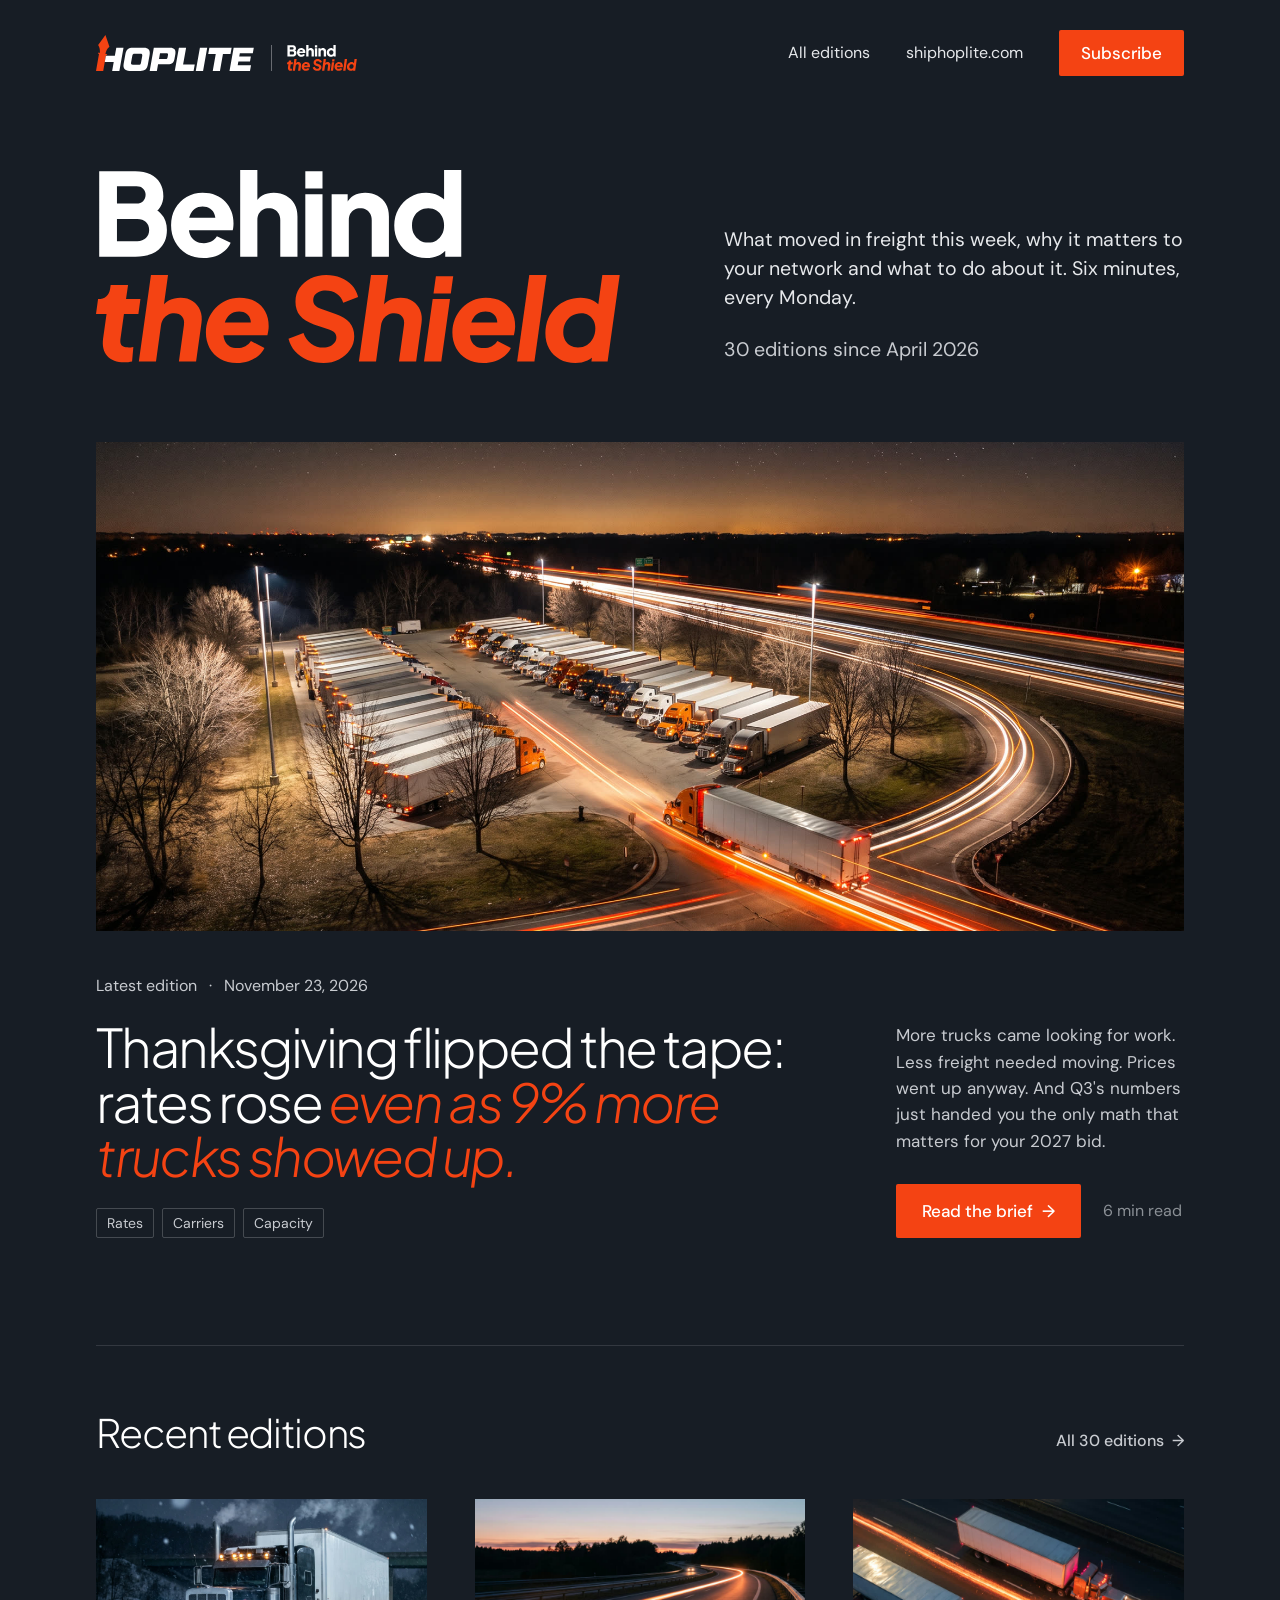
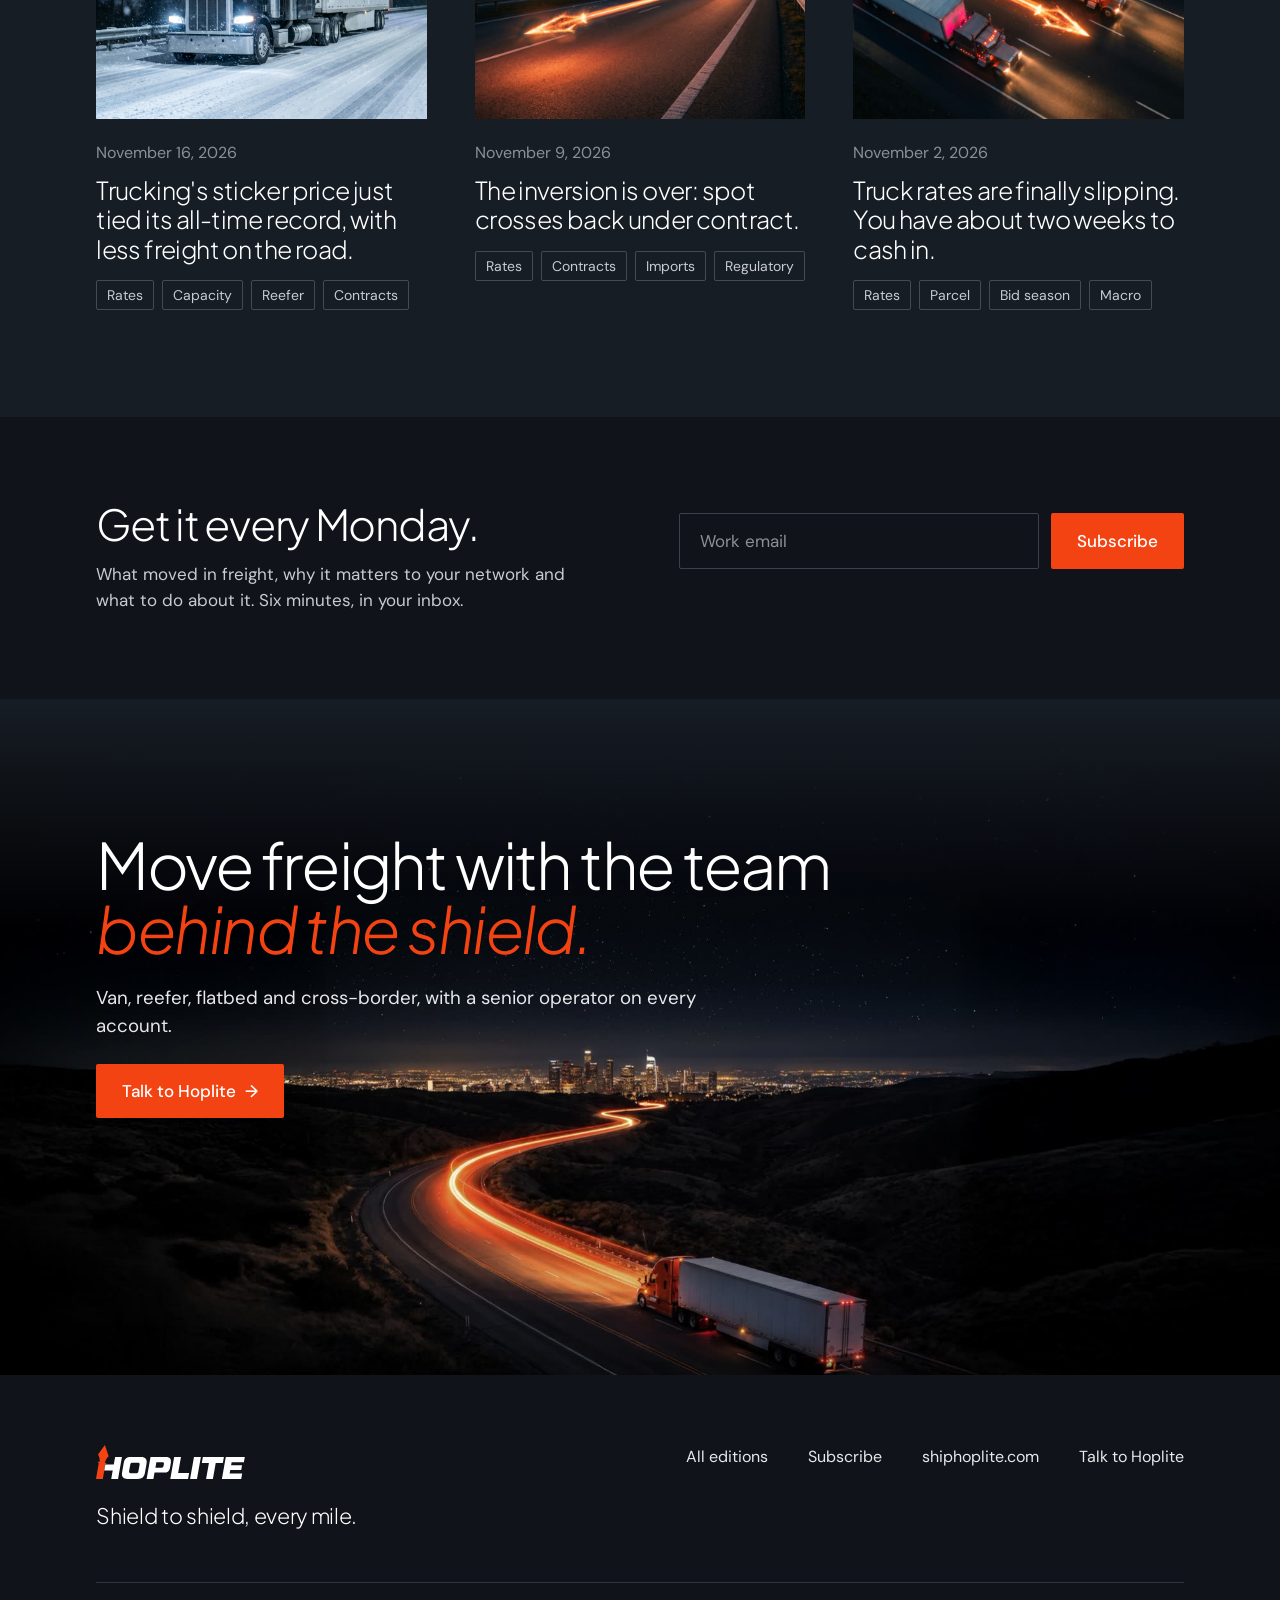
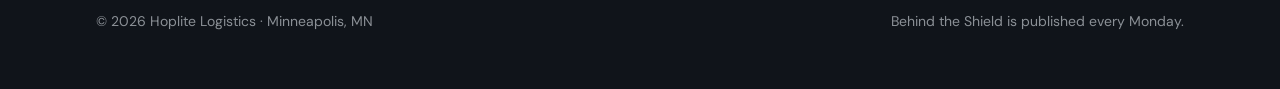
<file: index.html>
<!doctype html>
<html lang="en">
<head>
<meta charset="utf-8">
<meta name="viewport" content="width=device-width, initial-scale=1">
<meta name="robots" content="noindex, nofollow">
<title>Behind the Shield. Hoplite&#x27;s weekly freight brief</title>
<meta name="description" content="What moved in freight this week, why it matters to your network and what to do about it. Six minutes, every Monday.">
<meta property="og:type" content="website">
<meta property="og:site_name" content="Behind the Shield">
<meta property="og:title" content="Behind the Shield. Hoplite&#x27;s weekly freight brief">
<meta property="og:description" content="What moved in freight this week, why it matters to your network and what to do about it. Six minutes, every Monday.">
<meta property="og:url" content="https://champion-digital.github.io/hoplite-bts/">
<meta property="og:image" content="https://champion-digital.github.io/hoplite-bts/assets/img/share-card.png">
<meta property="og:image:secure_url" content="https://champion-digital.github.io/hoplite-bts/assets/img/share-card.png">
<meta property="og:image:type" content="image/png">
<meta property="og:image:width" content="1200">
<meta property="og:image:height" content="630">
<meta property="og:image:alt" content="Behind the Shield">
<meta name="twitter:card" content="summary_large_image">
<meta name="twitter:title" content="Behind the Shield. Hoplite&#x27;s weekly freight brief">
<meta name="twitter:description" content="What moved in freight this week, why it matters to your network and what to do about it. Six minutes, every Monday.">
<meta name="twitter:image" content="https://champion-digital.github.io/hoplite-bts/assets/img/share-card.png">
<link rel="image_src" href="https://champion-digital.github.io/hoplite-bts/assets/img/share-card.png">
<link rel="icon" href="assets/img/favicon.svg" type="image/svg+xml">
<link rel="preconnect" href="https://fonts.googleapis.com">
<link rel="preconnect" href="https://fonts.gstatic.com" crossorigin>
<link href="https://fonts.googleapis.com/css2?family=DM+Sans:wght@400;500&family=Plus+Jakarta+Sans:ital,wght@0,300;0,400;1,300&display=swap" rel="stylesheet">
<link rel="stylesheet" href="assets/css/styles.css">
</head>
<body>
<div class="menu" role="dialog" aria-label="Menu">
  <div class="menu-top">
    <a class="lockup" href="index.html" aria-label="Behind the Shield, from Hoplite. Home">
      <img class="wordmark" src="assets/img/hoplite-wordmark.svg" alt="Hoplite" width="642" height="147">
      <span class="rule"></span>
      <img class="bts" src="assets/img/bts-logo.svg" alt="Behind the Shield" width="165" height="61">
    </a>
    <button class="menu-close" type="button" aria-label="Close menu">&times;</button>
  </div>
  <nav aria-label="Menu">
    <a href="index.html">Latest edition</a>
    <a href="editions.html">All editions</a>
    <a href="https://shiphoplite.com/" target="_blank" rel="noopener">shiphoplite.com</a>
  </nav>
  <a class="btn" href="#subscribe">Subscribe</a>
</div>
<header>
  <div class="wrap nav">
    <a class="lockup" href="index.html" aria-label="Behind the Shield, from Hoplite. Home">
      <img class="wordmark" src="assets/img/hoplite-wordmark.svg" alt="Hoplite" width="642" height="147">
      <span class="rule"></span>
      <img class="bts" src="assets/img/bts-logo.svg" alt="Behind the Shield" width="165" height="61">
    </a>
    <nav class="nav-links" aria-label="Main">
      <a href="editions.html">All editions</a>
      <a href="https://shiphoplite.com/" target="_blank" rel="noopener">shiphoplite.com</a>
      <a class="btn small" href="#subscribe">Subscribe</a>
    </nav>
    <button class="menu-btn" type="button" aria-label="Open menu" aria-expanded="false"><span></span><span></span></button>
  </div>
  <div class="wrap masthead">
    <h1><img class="big-logo" src="assets/img/bts-logo.svg" alt="Behind the Shield" width="165" height="61"></h1>
    <div class="about">
      <p>What moved in freight this week, why it matters to your network and what to do about it. Six minutes, every Monday.</p>
      <p class="meta"><span>30 editions since April 2026</span></p>
    </div>
  </div>
</header>
<main>
<section class="wrap latest">
  <a href="edition.html"><img class="photo" src="assets/img/wk48.jpg" alt="A crowded truck stop at night seen from above, one truck pulling out toward the highway"></a>
  <div class="latest-text">
    <div class="left">
      <p class="meta"><span>Latest edition</span><span>November 23, 2026</span></p>
      <h2 class="display"><a href="edition.html">Thanksgiving flipped the tape: rates rose <em>even as 9% more trucks showed up.</em></a></h2>
      <span class="tags"><span class="tag">Rates</span><span class="tag">Carriers</span><span class="tag">Capacity</span></span>
    </div>
    <div class="right">
      <p>More trucks came looking for work. Less freight needed moving. Prices went up anyway. And Q3's numbers just handed you the only math that matters for your 2027 bid.</p>
      <div class="read"><a class="btn" href="edition.html">Read the brief <span aria-hidden="true">&rarr;</span></a><span class="small-meta">6 min read</span></div>
    </div>
  </div>
</section>
<section class="wrap recent">
  <div class="recent-inner">
    <div class="recent-head">
      <h2 class="display">Recent editions</h2>
      <a class="more" href="editions.html">All 30 editions &nbsp;&rarr;</a>
    </div>
    <div class="cards">
      <a class="card" href="edition.html">
        <img class="photo" src="assets/img/editions/wk47.jpg" alt="A semi truck on a snowy highway at night" loading="lazy">
        <p class="small-meta">November 16, 2026</p>
        <h3 class="display">Trucking&#x27;s sticker price just tied its all-time record, with less freight on the road.</h3>
        <span class="tags"><span class="tag">Rates</span><span class="tag">Capacity</span><span class="tag">Reefer</span><span class="tag">Contracts</span></span>
      </a>
      <a class="card" href="edition.html">
        <img class="photo" src="assets/img/editions/wk46.jpg" alt="A highway curving into the dusk" loading="lazy">
        <p class="small-meta">November 9, 2026</p>
        <h3 class="display">The inversion is over: spot crosses back under contract.</h3>
        <span class="tags"><span class="tag">Rates</span><span class="tag">Contracts</span><span class="tag">Imports</span><span class="tag">Regulatory</span></span>
      </a>
      <a class="card" href="edition.html">
        <img class="photo" src="assets/img/editions/wk45.jpg" alt="Two trucks side by side on a highway at night" loading="lazy">
        <p class="small-meta">November 2, 2026</p>
        <h3 class="display">Truck rates are finally slipping. You have about two weeks to cash in.</h3>
        <span class="tags"><span class="tag">Rates</span><span class="tag">Parcel</span><span class="tag">Bid season</span><span class="tag">Macro</span></span>
      </a>
    </div>
  </div>
</section>
</main>
<section class="subscribe deep" id="subscribe">
  <div class="wrap">
    <div class="copy">
      <h2 class="display">Get it every Monday.</h2>
      <p>What moved in freight, why it matters to your network and what to do about it. Six minutes, in your inbox.</p>
    </div>
    <div>
      <form class="form" action="#" method="post">
        <input type="email" name="email" placeholder="Work email" aria-label="Work email" required>
        <button class="btn" type="submit">Subscribe</button>
      </form>
      <p class="form-note" role="status"></p>
    </div>
  </div>
</section>
<section class="closing">
  <img src="assets/img/closing.jpg" alt="A truck on a winding road at night, city lights on the horizon" loading="lazy">
  <div class="wrap">
    <h2 class="display">Move freight with the team <em>behind the shield.</em></h2>
    <p>Van, reefer, flatbed and cross-border, with a senior operator on every account.</p>
    <a class="btn" href="https://shiphoplite.com/contact-us/" target="_blank" rel="noopener">Talk to Hoplite <span aria-hidden="true">&rarr;</span></a>
  </div>
</section>
<footer class="footer deep">
  <div class="wrap">
    <div class="footer-top">
      <div>
        <img class="wordmark" src="assets/img/hoplite-wordmark.svg" alt="Hoplite" width="642" height="147">
        <p class="tagline display">Shield to shield, every mile.</p>
      </div>
      <nav class="footer-links" aria-label="Footer">
        <a href="editions.html">All editions</a>
        <a href="#subscribe">Subscribe</a>
        <a href="https://shiphoplite.com/" target="_blank" rel="noopener">shiphoplite.com</a>
        <a href="https://shiphoplite.com/contact-us/" target="_blank" rel="noopener">Talk to Hoplite</a>
      </nav>
    </div>
    <div class="footer-bottom">
      <span>&copy; 2026 Hoplite Logistics &middot; Minneapolis, MN</span>
      <span>Behind the Shield is published every Monday.</span>
    </div>
  </div>
</footer>
<script src="assets/js/site.js"></script>
</body>
</html>
</file>
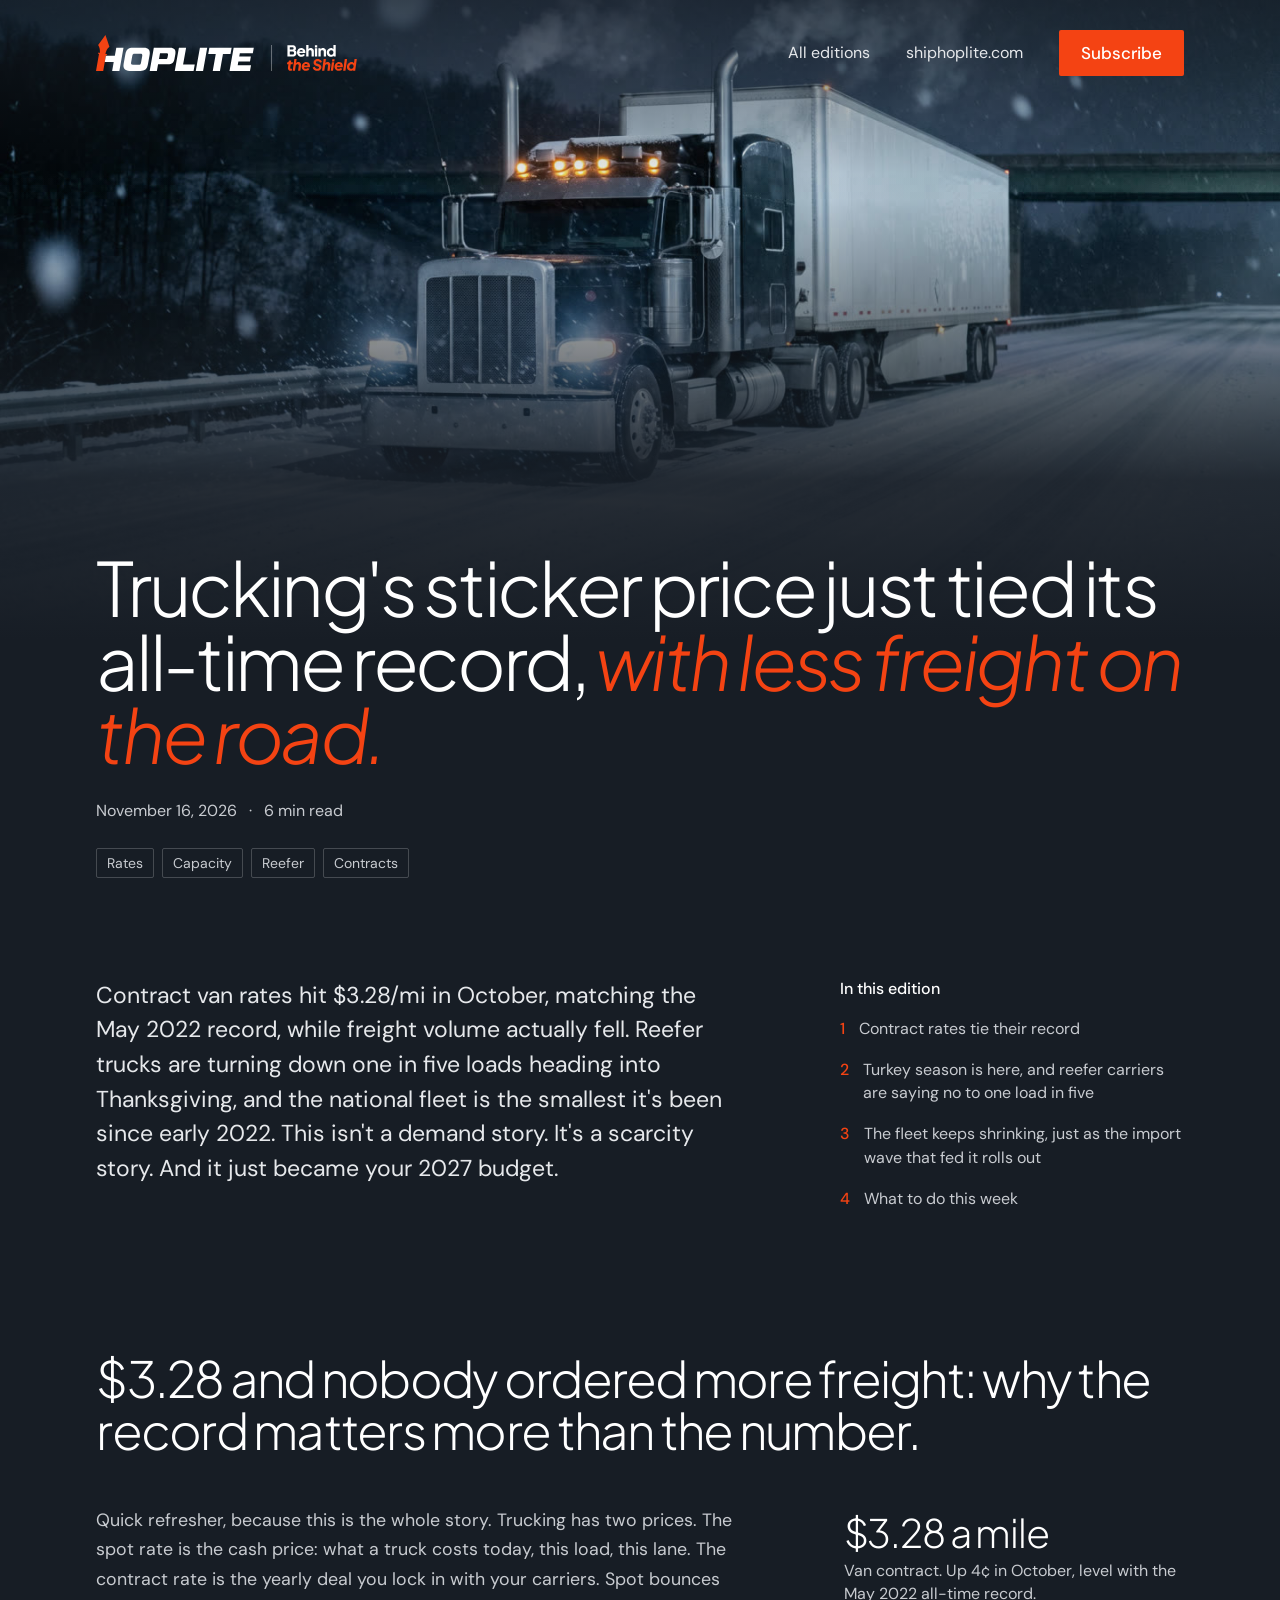
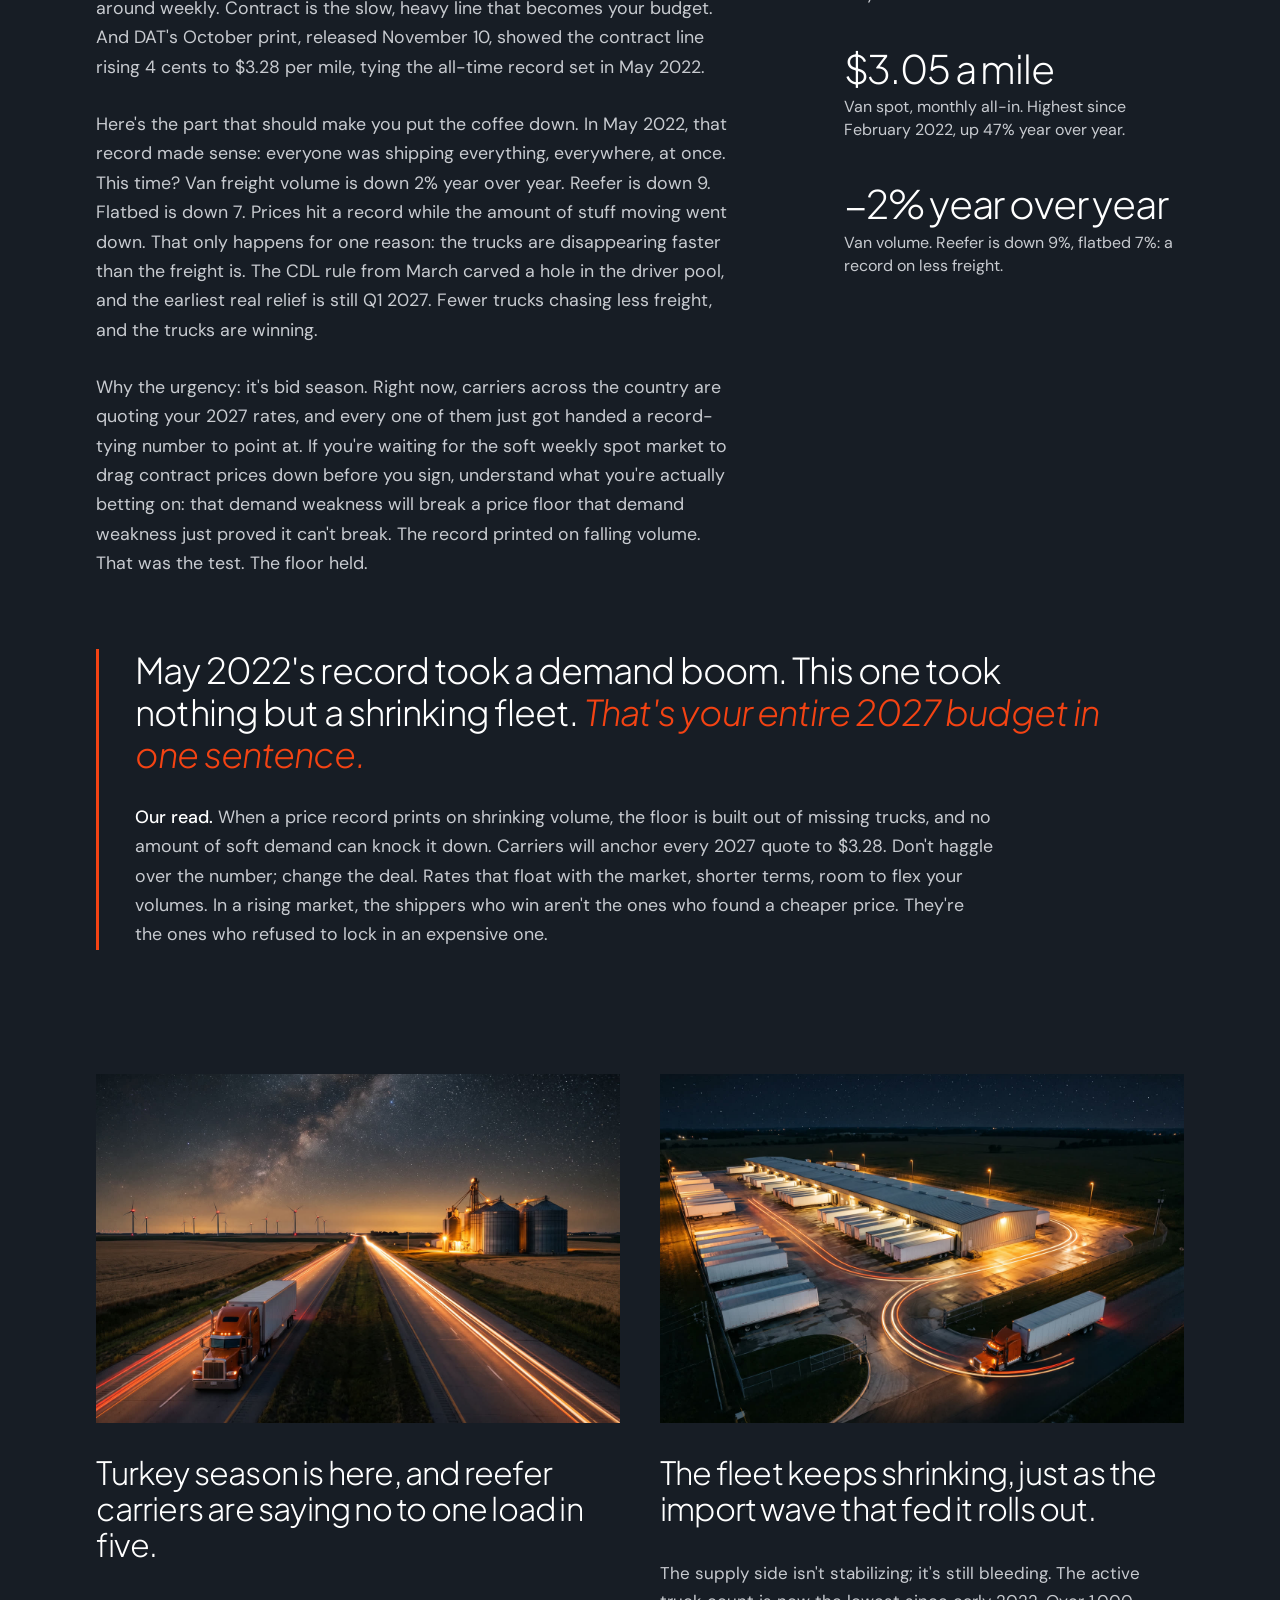
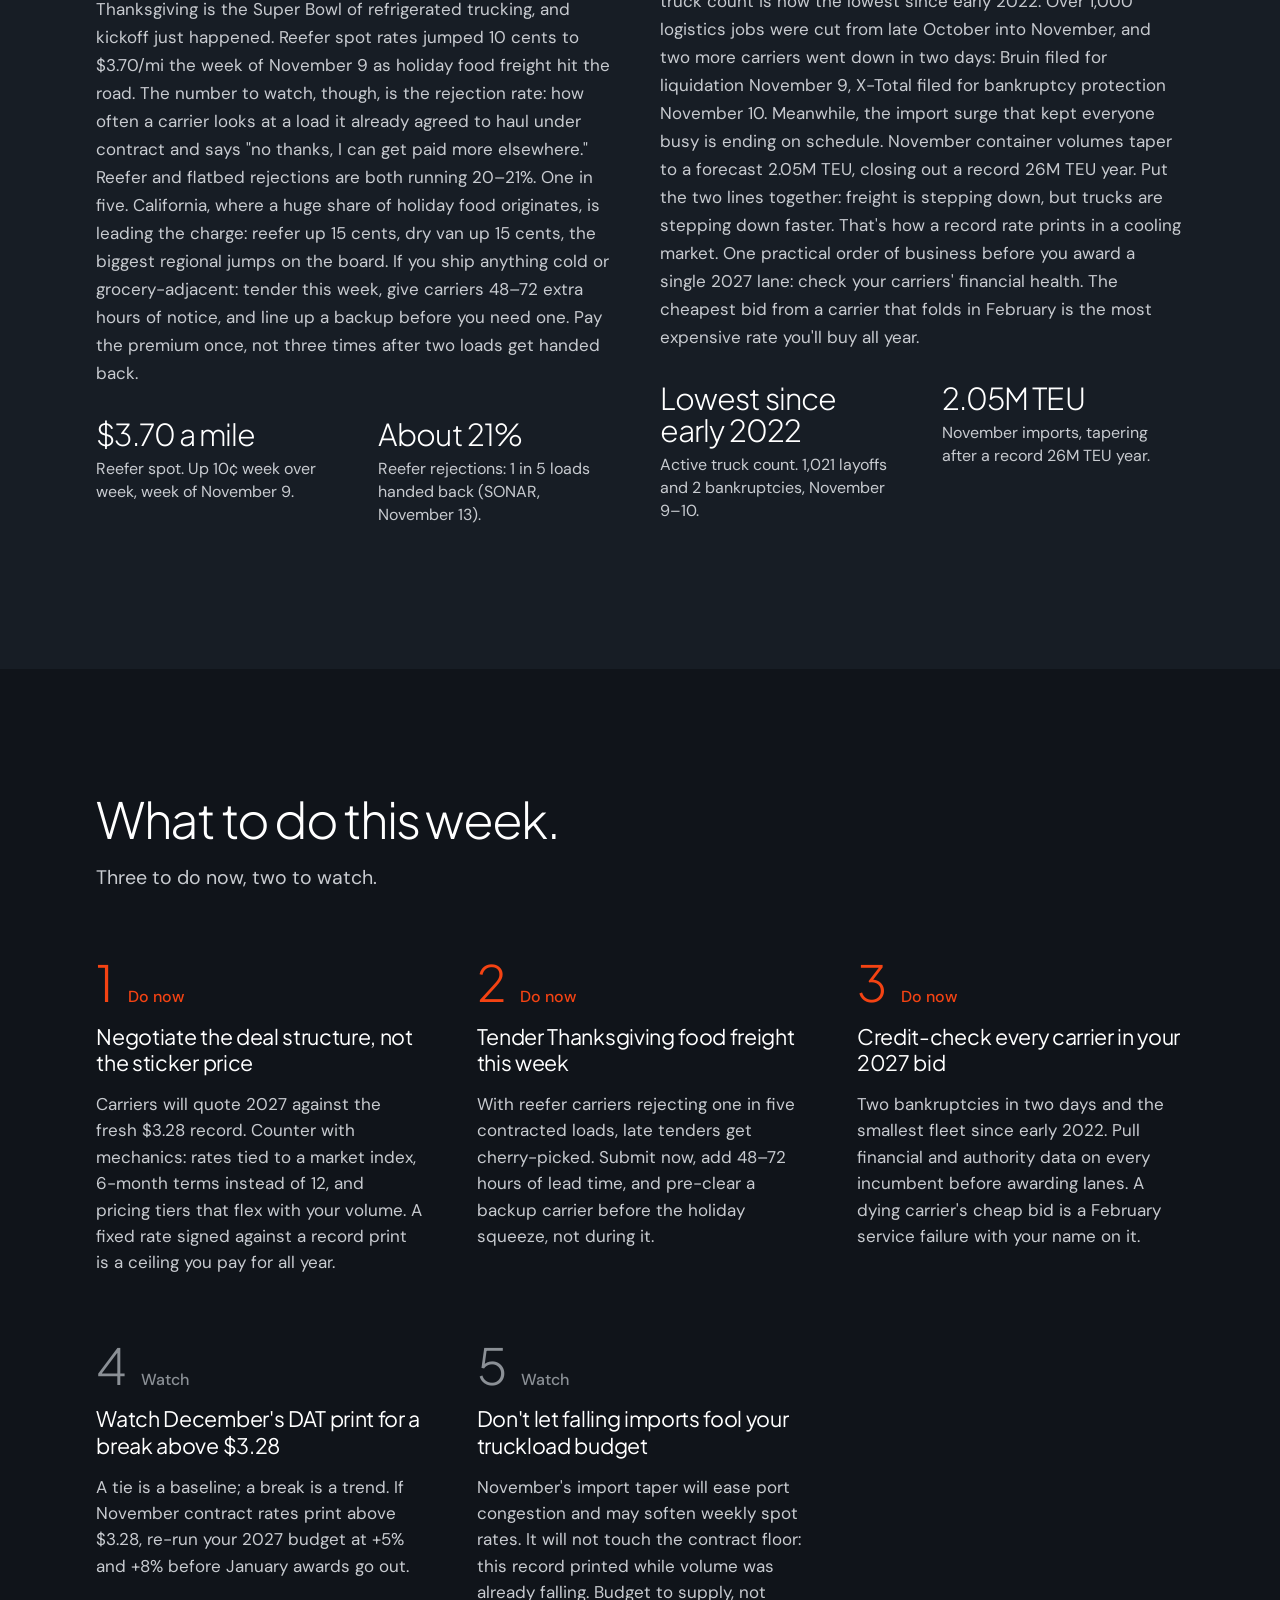
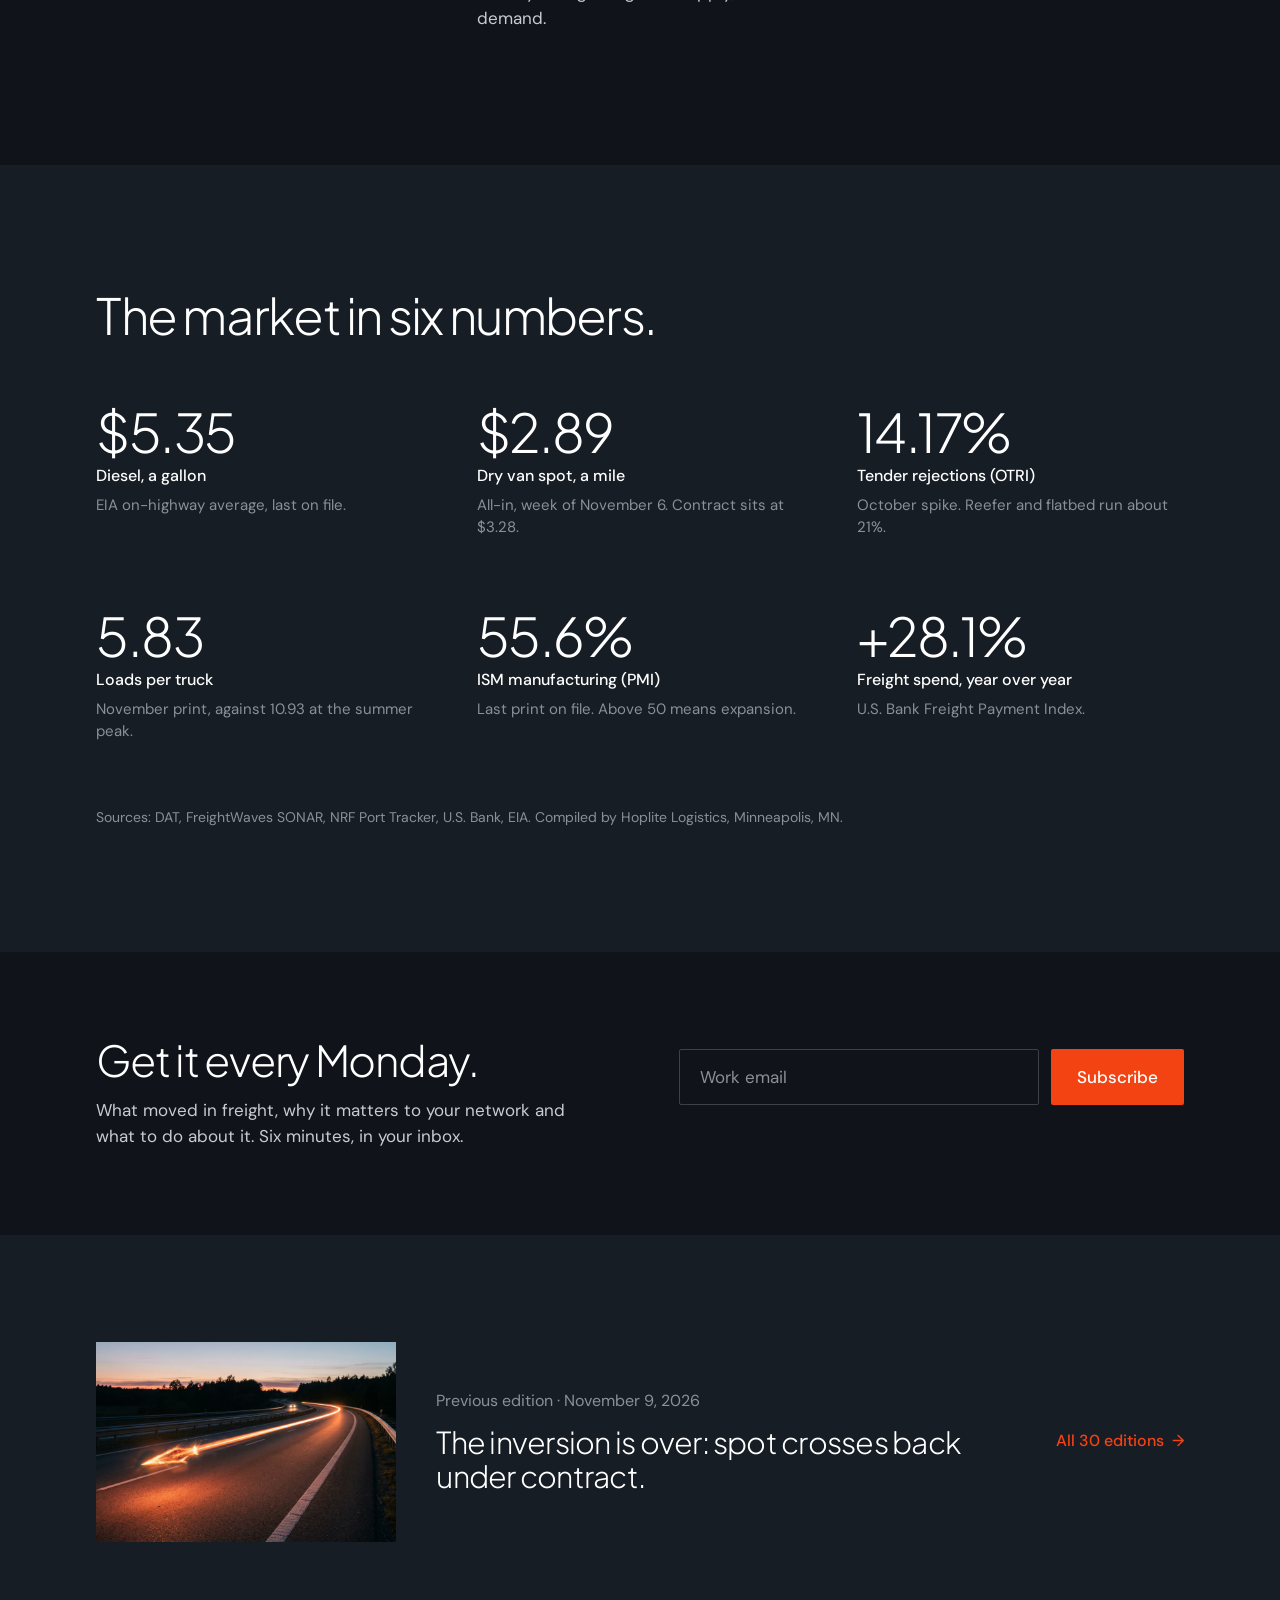
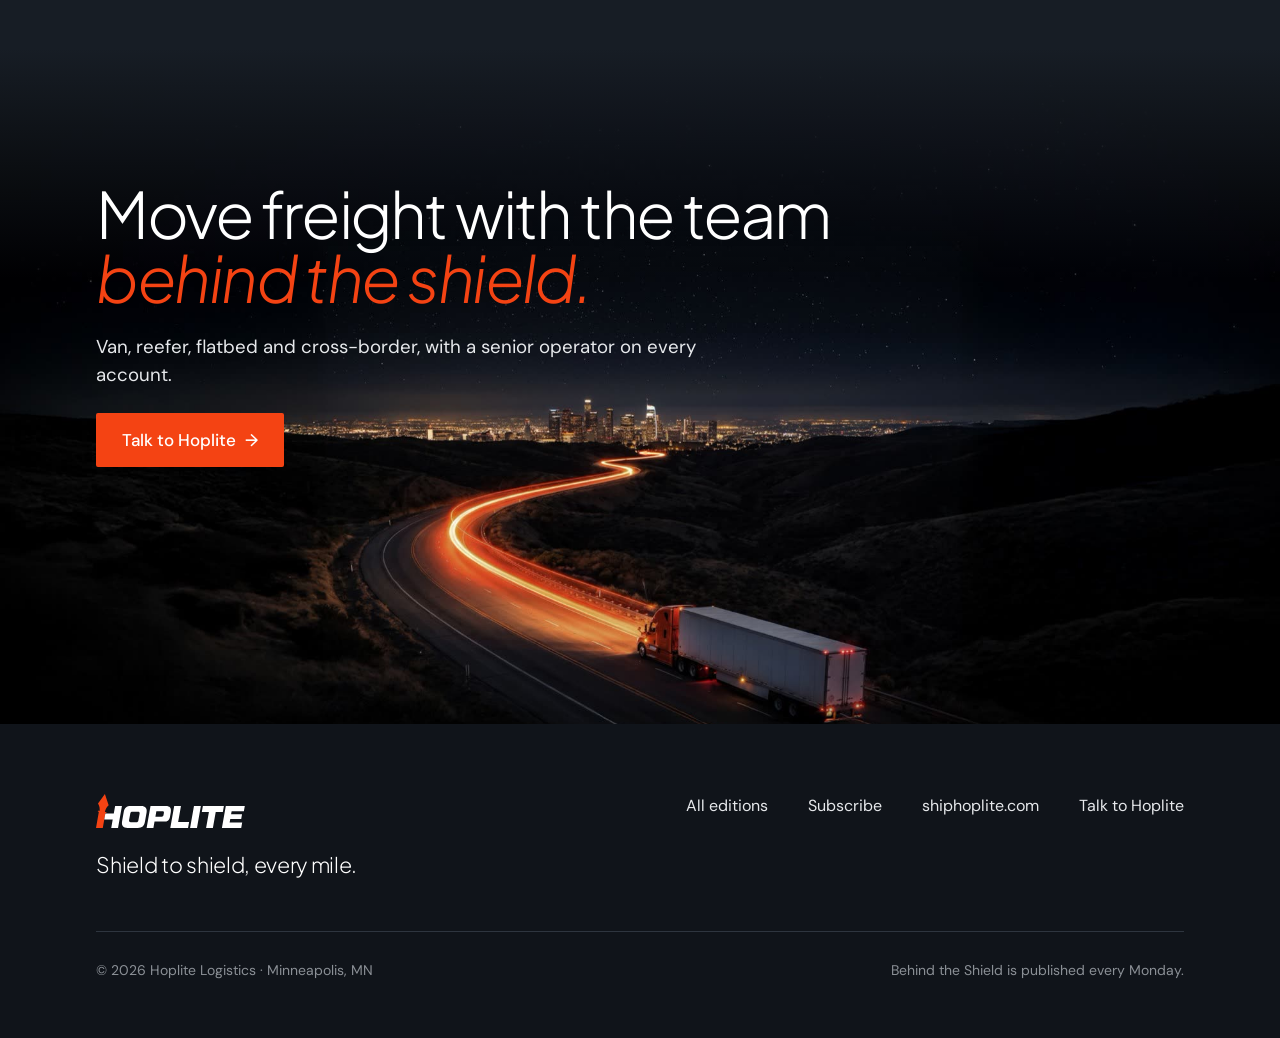
<file: edition.html>
<!doctype html>
<html lang="en">
<head>
<meta charset="utf-8">
<meta name="viewport" content="width=device-width, initial-scale=1">
<meta name="robots" content="noindex, nofollow">
<title>Trucking&#x27;s sticker price just tied its all-time record. Behind the Shield, November 16, 2026</title>
<meta name="description" content="Contract van rates hit $3.28 a mile in October, matching the May 2022 record, while freight volume fell. From Hoplite&#x27;s weekly freight brief.">
<meta property="og:type" content="website">
<meta property="og:site_name" content="Behind the Shield">
<meta property="og:title" content="Trucking&#x27;s sticker price just tied its all-time record. Behind the Shield, November 16, 2026">
<meta property="og:description" content="Contract van rates hit $3.28 a mile in October, matching the May 2022 record, while freight volume fell. From Hoplite&#x27;s weekly freight brief.">
<meta property="og:url" content="https://champion-digital.github.io/hoplite-bts/edition.html">
<meta property="og:image" content="https://champion-digital.github.io/hoplite-bts/assets/img/share-card.png">
<meta property="og:image:secure_url" content="https://champion-digital.github.io/hoplite-bts/assets/img/share-card.png">
<meta property="og:image:type" content="image/png">
<meta property="og:image:width" content="1200">
<meta property="og:image:height" content="630">
<meta property="og:image:alt" content="Behind the Shield">
<meta name="twitter:card" content="summary_large_image">
<meta name="twitter:title" content="Trucking&#x27;s sticker price just tied its all-time record. Behind the Shield, November 16, 2026">
<meta name="twitter:description" content="Contract van rates hit $3.28 a mile in October, matching the May 2022 record, while freight volume fell. From Hoplite&#x27;s weekly freight brief.">
<meta name="twitter:image" content="https://champion-digital.github.io/hoplite-bts/assets/img/share-card.png">
<link rel="image_src" href="https://champion-digital.github.io/hoplite-bts/assets/img/share-card.png">
<link rel="icon" href="assets/img/favicon.svg" type="image/svg+xml">
<link rel="preconnect" href="https://fonts.googleapis.com">
<link rel="preconnect" href="https://fonts.gstatic.com" crossorigin>
<link href="https://fonts.googleapis.com/css2?family=DM+Sans:wght@400;500&family=Plus+Jakarta+Sans:ital,wght@0,300;0,400;1,300&display=swap" rel="stylesheet">
<link rel="stylesheet" href="assets/css/styles.css">
</head>
<body>
<div class="menu" role="dialog" aria-label="Menu">
  <div class="menu-top">
    <a class="lockup" href="index.html" aria-label="Behind the Shield, from Hoplite. Home">
      <img class="wordmark" src="assets/img/hoplite-wordmark.svg" alt="Hoplite" width="642" height="147">
      <span class="rule"></span>
      <img class="bts" src="assets/img/bts-logo.svg" alt="Behind the Shield" width="165" height="61">
    </a>
    <button class="menu-close" type="button" aria-label="Close menu">&times;</button>
  </div>
  <nav aria-label="Menu">
    <a href="index.html">Latest edition</a>
    <a href="editions.html">All editions</a>
    <a href="https://shiphoplite.com/" target="_blank" rel="noopener">shiphoplite.com</a>
  </nav>
  <a class="btn" href="#subscribe">Subscribe</a>
</div>
<header class="hero">
  <div class="hero-photo"><img src="assets/img/wk47.jpg" alt="A long-nose semi truck on a snowy highway at night"></div>
  <div class="wrap nav">
    <a class="lockup" href="index.html" aria-label="Behind the Shield, from Hoplite. Home">
      <img class="wordmark" src="assets/img/hoplite-wordmark.svg" alt="Hoplite" width="642" height="147">
      <span class="rule"></span>
      <img class="bts" src="assets/img/bts-logo.svg" alt="Behind the Shield" width="165" height="61">
    </a>
    <nav class="nav-links" aria-label="Main">
      <a href="editions.html">All editions</a>
      <a href="https://shiphoplite.com/" target="_blank" rel="noopener">shiphoplite.com</a>
      <a class="btn small" href="#subscribe">Subscribe</a>
    </nav>
    <button class="menu-btn" type="button" aria-label="Open menu" aria-expanded="false"><span></span><span></span></button>
  </div>
  <div class="wrap hero-text">
    <h1 class="headline display">Trucking's sticker price just tied its all-time record, <em>with less freight on the road.</em></h1>
    <p class="meta"><span>November 16, 2026</span><span>6 min read</span></p>
    <span class="tags"><span class="tag">Rates</span><span class="tag">Capacity</span><span class="tag">Reefer</span><span class="tag">Contracts</span></span>
  </div>
</header>
<main>
<div class="wrap intro">
  <p class="standfirst">Contract van rates hit $3.28/mi in October, matching the May 2022 record, while freight volume actually fell. Reefer trucks are turning down one in five loads heading into Thanksgiving, and the national fleet is the smallest it's been since early 2022. This isn't a demand story. It's a scarcity story. And it just became your 2027 budget.</p>
  <nav class="toc" aria-label="In this edition">
    <h2>In this edition</h2>
    <ol>
        <li><b>1</b><a href="#top-story">Contract rates tie their record</a></li>
        <li><b>2</b><a href="#story-2">Turkey season is here, and reefer carriers are saying no to one load in five</a></li>
        <li><b>3</b><a href="#story-3">The fleet keeps shrinking, just as the import wave that fed it rolls out</a></li>
        <li><b>4</b><a href="#what-to-do">What to do this week</a></li>
    </ol>
  </nav>
</div>

<article class="wrap top-story" id="top-story">
  <h2 class="section display">$3.28 and nobody ordered more freight: why the record matters more than the number.</h2>
  <div class="story-cols">
    <div class="prose">
      <p>Quick refresher, because this is the whole story. Trucking has two prices. The spot rate is the cash price: what a truck costs today, this load, this lane. The contract rate is the yearly deal you lock in with your carriers. Spot bounces around weekly. Contract is the slow, heavy line that becomes your budget. And DAT&#x27;s October print, released November 10, showed the contract line rising 4 cents to $3.28 per mile, tying the all-time record set in May 2022.</p><p>Here&#x27;s the part that should make you put the coffee down. In May 2022, that record made sense: everyone was shipping everything, everywhere, at once. This time? Van freight volume is down 2% year over year. Reefer is down 9. Flatbed is down 7. Prices hit a record while the amount of stuff moving went down. That only happens for one reason: the trucks are disappearing faster than the freight is. The CDL rule from March carved a hole in the driver pool, and the earliest real relief is still Q1 2027. Fewer trucks chasing less freight, and the trucks are winning.</p><p>Why the urgency: it&#x27;s bid season. Right now, carriers across the country are quoting your 2027 rates, and every one of them just got handed a record-tying number to point at. If you&#x27;re waiting for the soft weekly spot market to drag contract prices down before you sign, understand what you&#x27;re actually betting on: that demand weakness will break a price floor that demand weakness just proved it can&#x27;t break. The record printed on falling volume. That was the test. The floor held.</p>
    </div>
    <div class="figures">
      <div class="figure"><p class="num display">$3.28 a mile</p><p class="cap">Van contract. Up 4¢ in October, level with the May 2022 all-time record.</p></div>
      <div class="figure"><p class="num display">$3.05 a mile</p><p class="cap">Van spot, monthly all-in. Highest since February 2022, up 47% year over year.</p></div>
      <div class="figure"><p class="num display">−2% year over year</p><p class="cap">Van volume. Reefer is down 9%, flatbed 7%: a record on less freight.</p></div>
    </div>
  </div>
  <div class="our-read">
    <div>
      <p class="line display">May 2022's record took a demand boom. This one took nothing but a shrinking fleet. <em>That's your entire 2027 budget in one sentence.</em></p>
      <p class="assessment"><b>Our read.</b> When a price record prints on shrinking volume, the floor is built out of missing trucks, and no amount of soft demand can knock it down. Carriers will anchor every 2027 quote to $3.28. Don't haggle over the number; change the deal. Rates that float with the market, shorter terms, room to flex your volumes. In a rising market, the shippers who win aren't the ones who found a cheaper price. They're the ones who refused to lock in an expensive one.</p>
    </div>
  </div>
</article>

<div class="wrap stories">
  <article class="story" id="story-2">
    <img class="photo" src="assets/img/story-silos.jpg" alt="A truck on a heartland highway at night, grain silos lit beside the road" loading="lazy">
    <h3 class="display">Turkey season is here, and reefer carriers are saying no to one load in five.</h3>
    <p class="body">Thanksgiving is the Super Bowl of refrigerated trucking, and kickoff just happened. Reefer spot rates jumped 10 cents to $3.70/mi the week of November 9 as holiday food freight hit the road. The number to watch, though, is the rejection rate: how often a carrier looks at a load it already agreed to haul under contract and says "no thanks, I can get paid more elsewhere." Reefer and flatbed rejections are both running 20–21%. One in five. California, where a huge share of holiday food originates, is leading the charge: reefer up 15 cents, dry van up 15 cents, the biggest regional jumps on the board. If you ship anything cold or grocery-adjacent: tender this week, give carriers 48–72 extra hours of notice, and line up a backup before you need one. Pay the premium once, not three times after two loads get handed back.</p>
    <div class="figures two">
      <div class="figure"><p class="num display">$3.70 a mile</p><p class="cap">Reefer spot. Up 10¢ week over week, week of November 9.</p></div>
      <div class="figure"><p class="num display">About 21%</p><p class="cap">Reefer rejections: 1 in 5 loads handed back (SONAR, November 13).</p></div>
    </div>
  </article>
  <article class="story" id="story-3">
    <img class="photo" src="assets/img/story-terminal.jpg" alt="A cross-dock terminal at night seen from above, trailers at every door" loading="lazy">
    <h3 class="display">The fleet keeps shrinking, just as the import wave that fed it rolls out.</h3>
    <p class="body">The supply side isn't stabilizing; it's still bleeding. The active truck count is now the lowest since early 2022. Over 1,000 logistics jobs were cut from late October into November, and two more carriers went down in two days: Bruin filed for liquidation November 9, X-Total filed for bankruptcy protection November 10. Meanwhile, the import surge that kept everyone busy is ending on schedule. November container volumes taper to a forecast 2.05M TEU, closing out a record 26M TEU year. Put the two lines together: freight is stepping down, but trucks are stepping down faster. That's how a record rate prints in a cooling market. One practical order of business before you award a single 2027 lane: check your carriers' financial health. The cheapest bid from a carrier that folds in February is the most expensive rate you'll buy all year.</p>
    <div class="figures two">
      <div class="figure"><p class="num display">Lowest since early 2022</p><p class="cap">Active truck count. 1,021 layoffs and 2 bankruptcies, November 9–10.</p></div>
      <div class="figure"><p class="num display">2.05M TEU</p><p class="cap">November imports, tapering after a record 26M TEU year.</p></div>
    </div>
  </article>
</div>

<section class="todo deep" id="what-to-do">
  <div class="wrap">
    <h2 class="section display">What to do this week.</h2>
    <p class="lede">Three to do now, two to watch.</p>
    <ol class="actions">
      <li class="action">
        <div class="top"><span class="numeral">1</span><span class="status">Do now</span></div>
        <h3>Negotiate the deal structure, not the sticker price</h3>
        <p>Carriers will quote 2027 against the fresh $3.28 record. Counter with mechanics: rates tied to a market index, 6-month terms instead of 12, and pricing tiers that flex with your volume. A fixed rate signed against a record print is a ceiling you pay for all year.</p>
      </li>
      <li class="action">
        <div class="top"><span class="numeral">2</span><span class="status">Do now</span></div>
        <h3>Tender Thanksgiving food freight this week</h3>
        <p>With reefer carriers rejecting one in five contracted loads, late tenders get cherry-picked. Submit now, add 48–72 hours of lead time, and pre-clear a backup carrier before the holiday squeeze, not during it.</p>
      </li>
      <li class="action">
        <div class="top"><span class="numeral">3</span><span class="status">Do now</span></div>
        <h3>Credit-check every carrier in your 2027 bid</h3>
        <p>Two bankruptcies in two days and the smallest fleet since early 2022. Pull financial and authority data on every incumbent before awarding lanes. A dying carrier&#x27;s cheap bid is a February service failure with your name on it.</p>
      </li>
      <li class="action watch">
        <div class="top"><span class="numeral">4</span><span class="status">Watch</span></div>
        <h3>Watch December&#x27;s DAT print for a break above $3.28</h3>
        <p>A tie is a baseline; a break is a trend. If November contract rates print above $3.28, re-run your 2027 budget at +5% and +8% before January awards go out.</p>
      </li>
      <li class="action watch">
        <div class="top"><span class="numeral">5</span><span class="status">Watch</span></div>
        <h3>Don&#x27;t let falling imports fool your truckload budget</h3>
        <p>November&#x27;s import taper will ease port congestion and may soften weekly spot rates. It will not touch the contract floor: this record printed while volume was already falling. Budget to supply, not demand.</p>
      </li>
    </ol>
  </div>
</section>

<section class="wrap market">
  <h2 class="section display">The market in six numbers.</h2>
  <div class="numbers">
      <div class="number"><p class="num display">$5.35</p><p class="label">Diesel, a gallon</p><p class="cap">EIA on-highway average, last on file.</p></div>
      <div class="number"><p class="num display">$2.89</p><p class="label">Dry van spot, a mile</p><p class="cap">All-in, week of November 6. Contract sits at $3.28.</p></div>
      <div class="number"><p class="num display">14.17%</p><p class="label">Tender rejections (OTRI)</p><p class="cap">October spike. Reefer and flatbed run about 21%.</p></div>
      <div class="number"><p class="num display">5.83</p><p class="label">Loads per truck</p><p class="cap">November print, against 10.93 at the summer peak.</p></div>
      <div class="number"><p class="num display">55.6%</p><p class="label">ISM manufacturing (PMI)</p><p class="cap">Last print on file. Above 50 means expansion.</p></div>
      <div class="number"><p class="num display">+28.1%</p><p class="label">Freight spend, year over year</p><p class="cap">U.S. Bank Freight Payment Index.</p></div>
  </div>
  <p class="sources">Sources: DAT, FreightWaves SONAR, NRF Port Tracker, U.S. Bank, EIA. Compiled by Hoplite Logistics, Minneapolis, MN.</p>
</section>
</main>
<section class="subscribe deep" id="subscribe">
  <div class="wrap">
    <div class="copy">
      <h2 class="display">Get it every Monday.</h2>
      <p>What moved in freight, why it matters to your network and what to do about it. Six minutes, in your inbox.</p>
    </div>
    <div>
      <form class="form" action="#" method="post">
        <input type="email" name="email" placeholder="Work email" aria-label="Work email" required>
        <button class="btn" type="submit">Subscribe</button>
      </form>
      <p class="form-note" role="status"></p>
    </div>
  </div>
</section>
<section class="wrap previous">
  <a class="prev-card" href="edition.html">
    <img class="photo" src="assets/img/wk46.jpg" alt="A highway curving into the dusk" loading="lazy">
    <div>
      <p class="small-meta">Previous edition &middot; November 9, 2026</p>
      <h3 class="display">The inversion is over: spot crosses back under contract.</h3>
    </div>
  </a>
  <a class="more orange" href="editions.html">All 30 editions &nbsp;&rarr;</a>
</section>
<section class="closing">
  <img src="assets/img/closing.jpg" alt="A truck on a winding road at night, city lights on the horizon" loading="lazy">
  <div class="wrap">
    <h2 class="display">Move freight with the team <em>behind the shield.</em></h2>
    <p>Van, reefer, flatbed and cross-border, with a senior operator on every account.</p>
    <a class="btn" href="https://shiphoplite.com/contact-us/" target="_blank" rel="noopener">Talk to Hoplite <span aria-hidden="true">&rarr;</span></a>
  </div>
</section>
<footer class="footer deep">
  <div class="wrap">
    <div class="footer-top">
      <div>
        <img class="wordmark" src="assets/img/hoplite-wordmark.svg" alt="Hoplite" width="642" height="147">
        <p class="tagline display">Shield to shield, every mile.</p>
      </div>
      <nav class="footer-links" aria-label="Footer">
        <a href="editions.html">All editions</a>
        <a href="#subscribe">Subscribe</a>
        <a href="https://shiphoplite.com/" target="_blank" rel="noopener">shiphoplite.com</a>
        <a href="https://shiphoplite.com/contact-us/" target="_blank" rel="noopener">Talk to Hoplite</a>
      </nav>
    </div>
    <div class="footer-bottom">
      <span>&copy; 2026 Hoplite Logistics &middot; Minneapolis, MN</span>
      <span>Behind the Shield is published every Monday.</span>
    </div>
  </div>
</footer>
<script src="assets/js/site.js"></script>
</body>
</html>
</file>
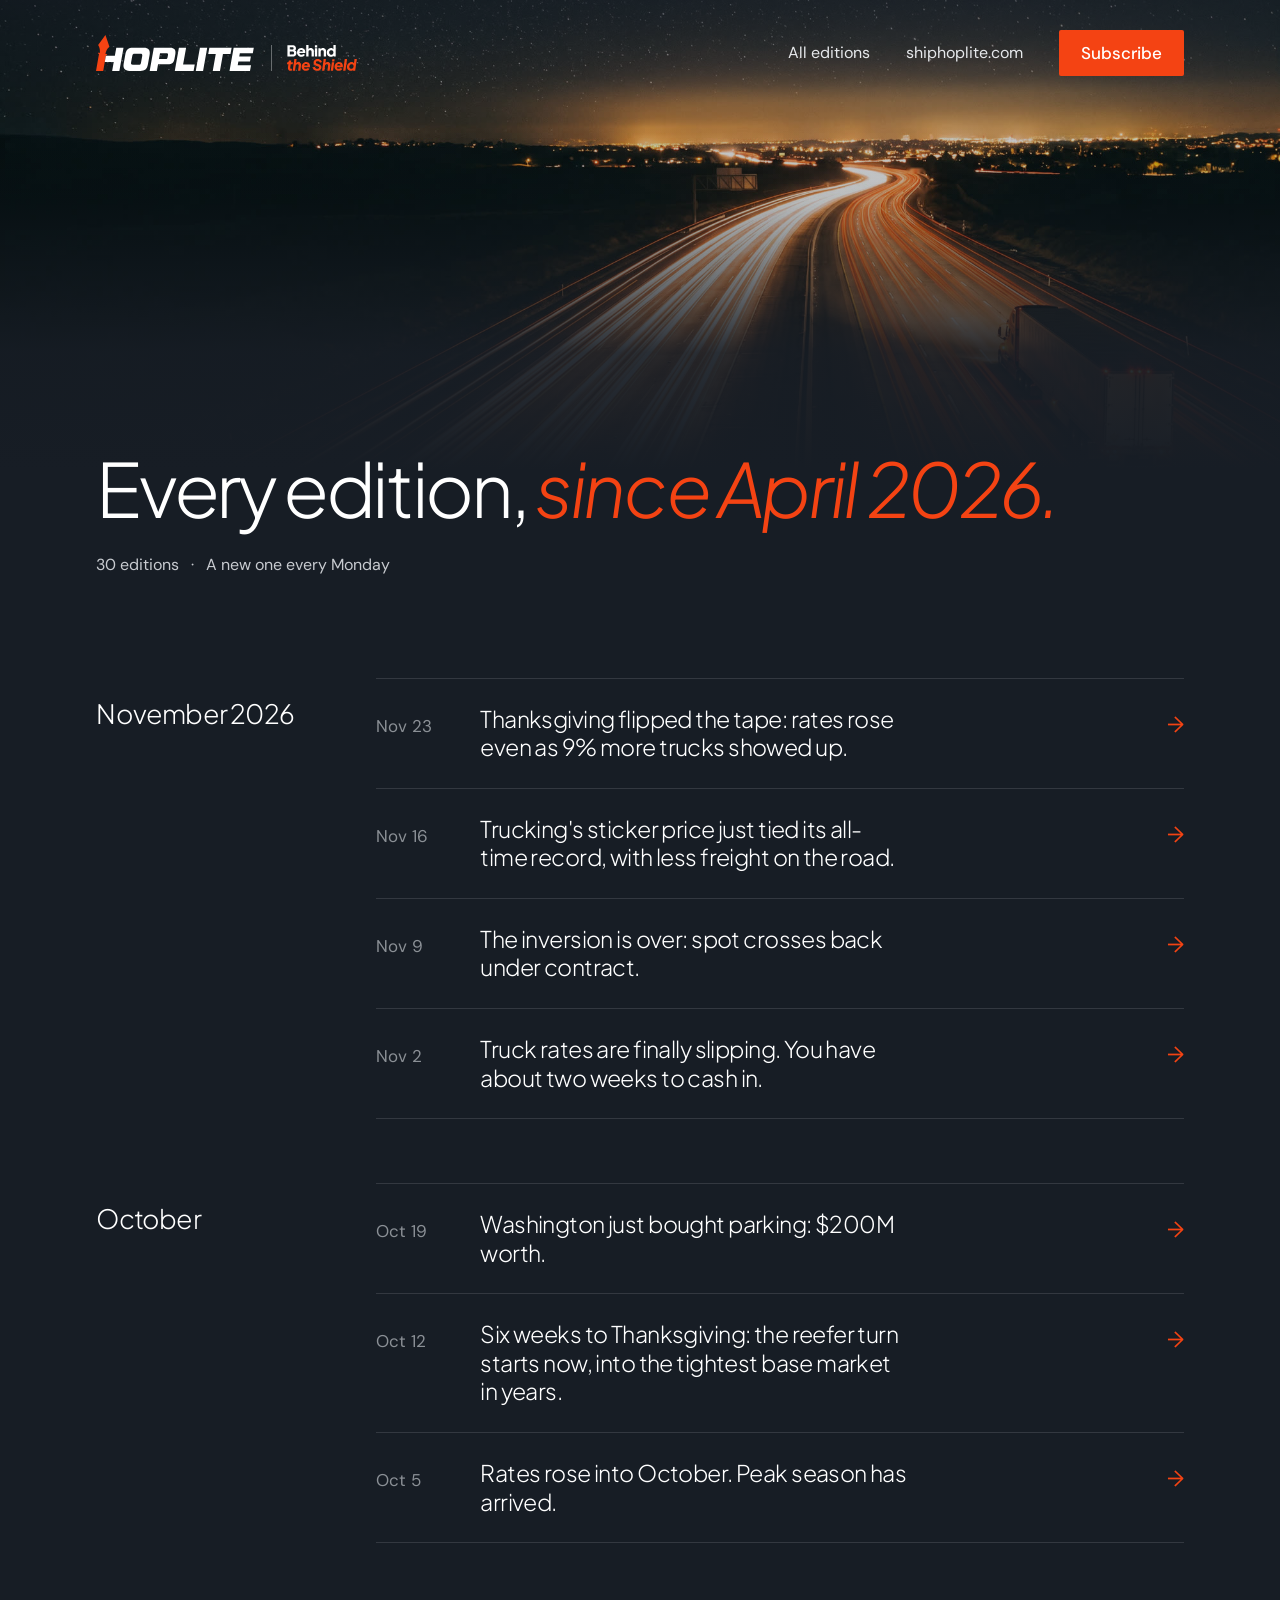
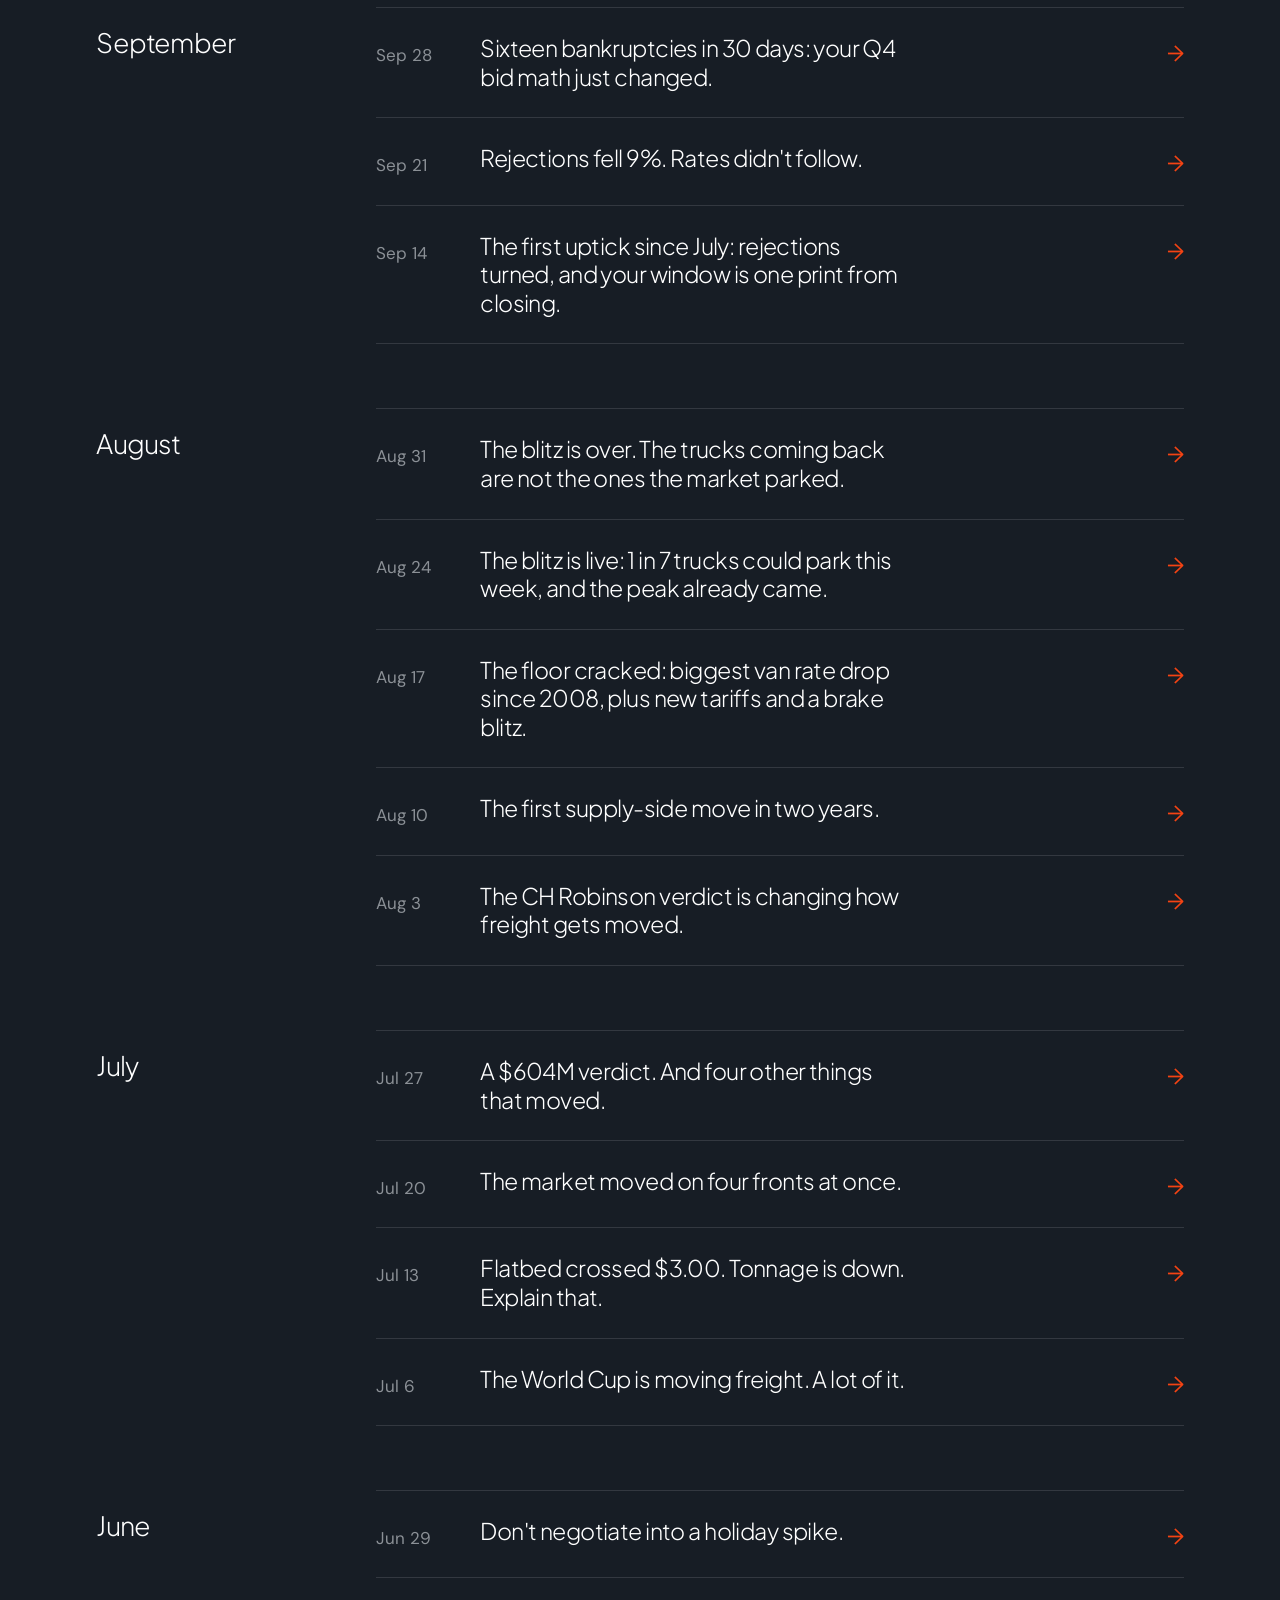
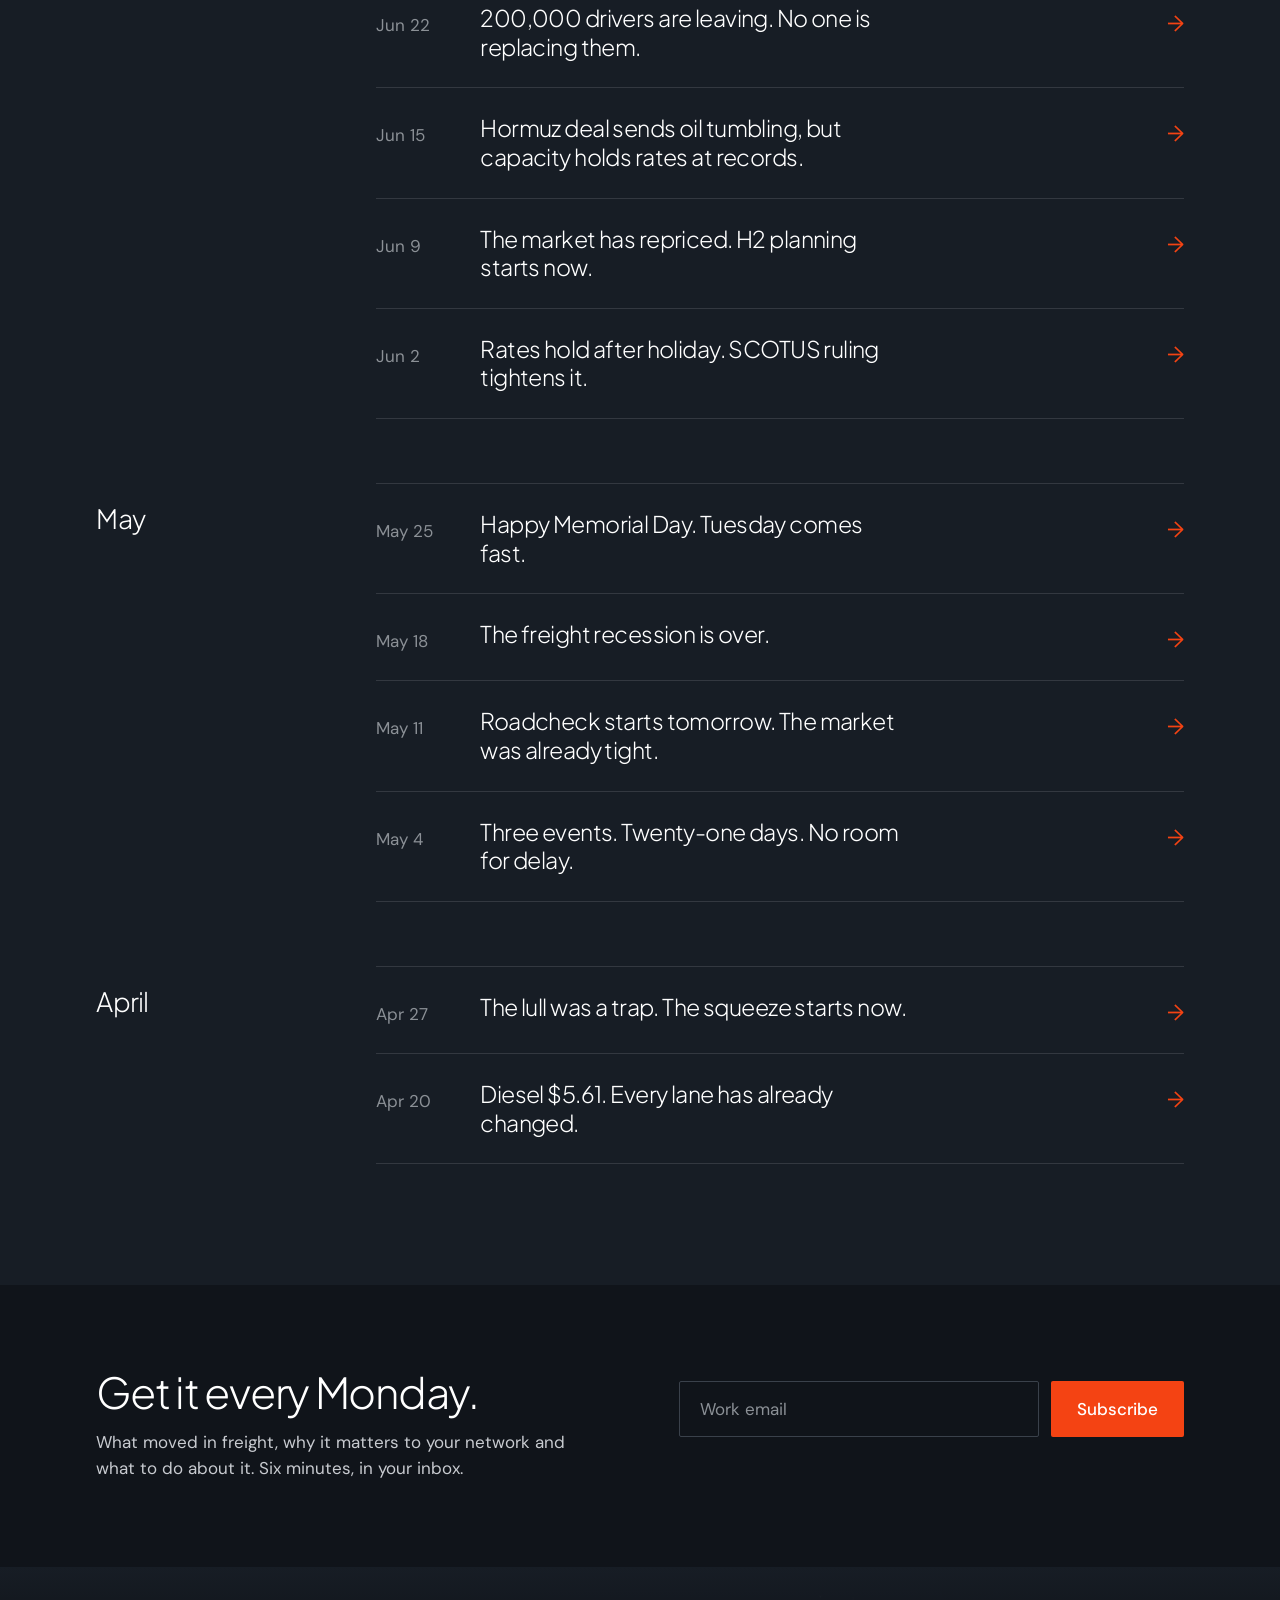
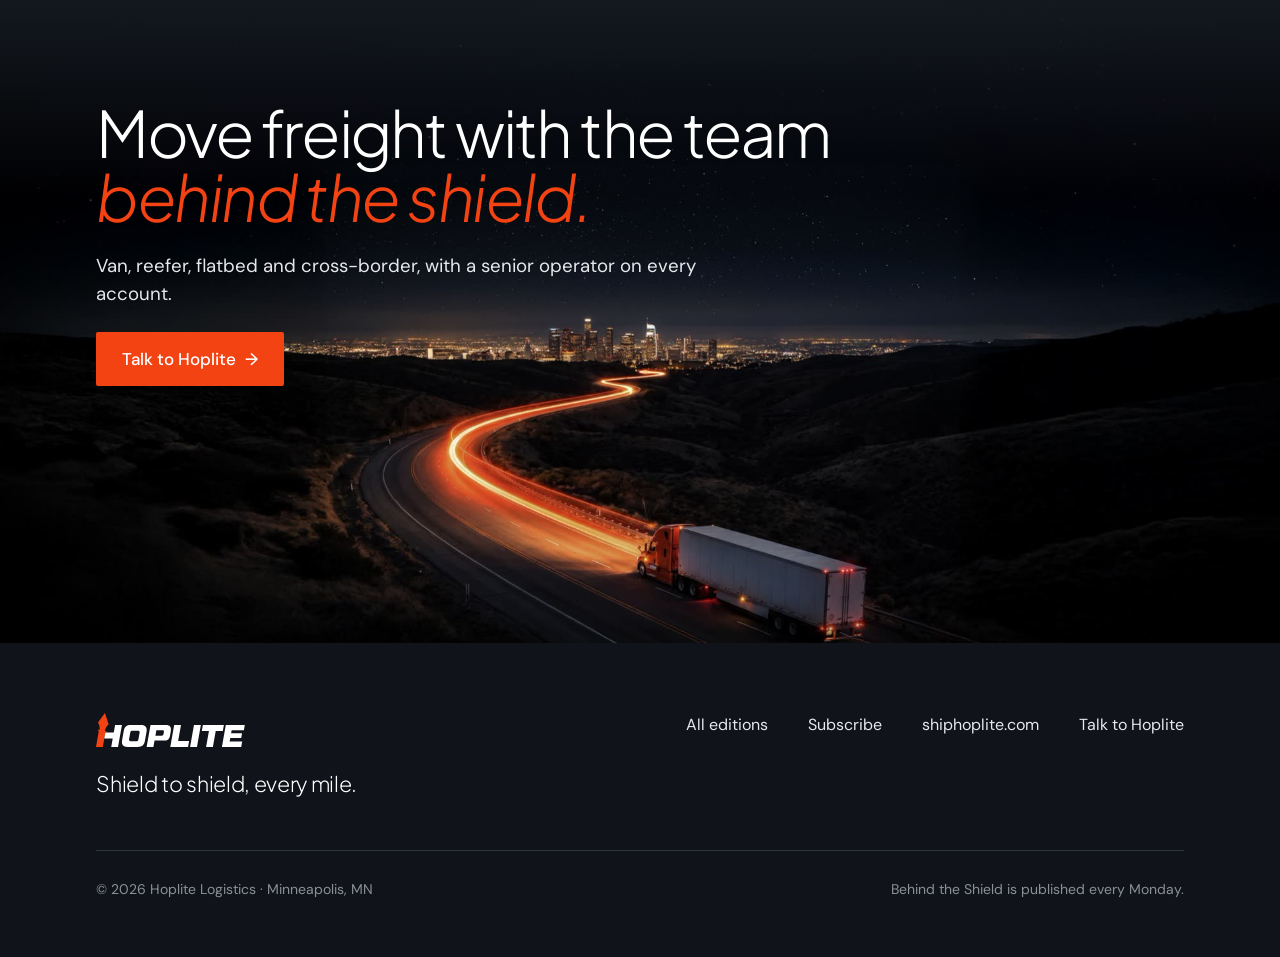
<file: editions.html>
<!doctype html>
<html lang="en">
<head>
<meta charset="utf-8">
<meta name="viewport" content="width=device-width, initial-scale=1">
<meta name="robots" content="noindex, nofollow">
<title>All editions. Behind the Shield</title>
<meta name="description" content="Every edition of Behind the Shield, Hoplite&#x27;s weekly freight brief, since April 2026. 30 editions.">
<meta property="og:type" content="website">
<meta property="og:site_name" content="Behind the Shield">
<meta property="og:title" content="All editions. Behind the Shield">
<meta property="og:description" content="Every edition of Behind the Shield, Hoplite&#x27;s weekly freight brief, since April 2026. 30 editions.">
<meta property="og:url" content="https://champion-digital.github.io/hoplite-bts/editions.html">
<meta property="og:image" content="https://champion-digital.github.io/hoplite-bts/assets/img/share-card.png">
<meta property="og:image:secure_url" content="https://champion-digital.github.io/hoplite-bts/assets/img/share-card.png">
<meta property="og:image:type" content="image/png">
<meta property="og:image:width" content="1200">
<meta property="og:image:height" content="630">
<meta property="og:image:alt" content="Behind the Shield">
<meta name="twitter:card" content="summary_large_image">
<meta name="twitter:title" content="All editions. Behind the Shield">
<meta name="twitter:description" content="Every edition of Behind the Shield, Hoplite&#x27;s weekly freight brief, since April 2026. 30 editions.">
<meta name="twitter:image" content="https://champion-digital.github.io/hoplite-bts/assets/img/share-card.png">
<link rel="image_src" href="https://champion-digital.github.io/hoplite-bts/assets/img/share-card.png">
<link rel="icon" href="assets/img/favicon.svg" type="image/svg+xml">
<link rel="preconnect" href="https://fonts.googleapis.com">
<link rel="preconnect" href="https://fonts.gstatic.com" crossorigin>
<link href="https://fonts.googleapis.com/css2?family=DM+Sans:wght@400;500&family=Plus+Jakarta+Sans:ital,wght@0,300;0,400;1,300&display=swap" rel="stylesheet">
<link rel="stylesheet" href="assets/css/styles.css">
</head>
<body>
<div class="menu" role="dialog" aria-label="Menu">
  <div class="menu-top">
    <a class="lockup" href="index.html" aria-label="Behind the Shield, from Hoplite. Home">
      <img class="wordmark" src="assets/img/hoplite-wordmark.svg" alt="Hoplite" width="642" height="147">
      <span class="rule"></span>
      <img class="bts" src="assets/img/bts-logo.svg" alt="Behind the Shield" width="165" height="61">
    </a>
    <button class="menu-close" type="button" aria-label="Close menu">&times;</button>
  </div>
  <nav aria-label="Menu">
    <a href="index.html">Latest edition</a>
    <a href="editions.html">All editions</a>
    <a href="https://shiphoplite.com/" target="_blank" rel="noopener">shiphoplite.com</a>
  </nav>
  <a class="btn" href="#subscribe">Subscribe</a>
</div>
<header class="hero short">
  <div class="hero-photo"><img src="assets/img/overpass.jpg" alt="An interstate at night seen from an overpass, every lane streaked with light"></div>
  <div class="wrap nav">
    <a class="lockup" href="index.html" aria-label="Behind the Shield, from Hoplite. Home">
      <img class="wordmark" src="assets/img/hoplite-wordmark.svg" alt="Hoplite" width="642" height="147">
      <span class="rule"></span>
      <img class="bts" src="assets/img/bts-logo.svg" alt="Behind the Shield" width="165" height="61">
    </a>
    <nav class="nav-links" aria-label="Main">
      <a href="editions.html">All editions</a>
      <a href="https://shiphoplite.com/" target="_blank" rel="noopener">shiphoplite.com</a>
      <a class="btn small" href="#subscribe">Subscribe</a>
    </nav>
    <button class="menu-btn" type="button" aria-label="Open menu" aria-expanded="false"><span></span><span></span></button>
  </div>
  <div class="wrap hero-text">
    <h1 class="headline display">Every edition, <em>since April 2026.</em></h1>
    <p class="meta"><span>30 editions</span><span>A new one every Monday</span></p>
  </div>
</header>
<main>
  <div class="wrap editions">
    <section class="month">
      <h2 class="display">November 2026</h2>
      <div class="rows">
        <a class="row" href="edition.html">
          <span class="date">Nov 23</span>
          <span class="main">
            <span class="title display">Thanksgiving flipped the tape: rates rose even as 9% more trucks showed up.</span>
            <span class="reveal"><span class="reveal-inner">
              <span class="dek">More trucks came looking for work. Less freight needed moving. Prices went up anyway. That&#x27;s the holiday doing what holidays do, landing on top of a cost floor that isn&#x27;t going anywhere.</span>
              <span class="tags"><span class="tag">Rates</span><span class="tag">Carriers</span><span class="tag">Capacity</span></span>
            </span></span>
          </span>
          <span class="media"><img src="assets/img/editions/wk48.jpg" alt="Night photo: crowded truck stop, one truck pulling out" loading="lazy"><span class="arrow" aria-hidden="true">&rarr;</span></span>
        </a>
        <a class="row" href="edition.html">
          <span class="date">Nov 16</span>
          <span class="main">
            <span class="title display">Trucking&#x27;s sticker price just tied its all-time record, with less freight on the road.</span>
            <span class="reveal"><span class="reveal-inner">
              <span class="dek">Contract van rates hit $3.28/mi in October, matching the May 2022 record, while freight volume actually fell.</span>
              <span class="tags"><span class="tag">Rates</span><span class="tag">Capacity</span><span class="tag">Reefer</span><span class="tag">Contracts</span></span>
            </span></span>
          </span>
          <span class="media"><img src="assets/img/editions/wk47.jpg" alt="A semi truck on a snowy highway at night" loading="lazy"><span class="arrow" aria-hidden="true">&rarr;</span></span>
        </a>
        <a class="row" href="edition.html">
          <span class="date">Nov 9</span>
          <span class="main">
            <span class="title display">The inversion is over: spot crosses back under contract.</span>
            <span class="reveal"><span class="reveal-inner">
              <span class="dek">Nine months of spot-above-contract ended this week. Spot linehaul printed $2.50 against a contract average of $2.73, a 23¢ spread in your favor, widening toward DAT&#x27;s $2.23 call. Carriers lock 2027 pricing in three to four weeks.</span>
              <span class="tags"><span class="tag">Rates</span><span class="tag">Contracts</span><span class="tag">Imports</span><span class="tag">Regulatory</span></span>
            </span></span>
          </span>
          <span class="media"><img src="assets/img/editions/wk46.jpg" alt="A highway curving into the dusk" loading="lazy"><span class="arrow" aria-hidden="true">&rarr;</span></span>
        </a>
        <a class="row" href="edition.html">
          <span class="date">Nov 2</span>
          <span class="main">
            <span class="title display">Truck rates are finally slipping. You have about two weeks to cash in.</span>
            <span class="reveal"><span class="reveal-inner">
              <span class="dek">The price to move a truckload of goods is drifting down, just like the forecasters said it would. It&#x27;s still way above last year, but for the first time in months, the trend is on your side.</span>
              <span class="tags"><span class="tag">Rates</span><span class="tag">Parcel</span><span class="tag">Bid season</span><span class="tag">Macro</span></span>
            </span></span>
          </span>
          <span class="media"><img src="assets/img/editions/wk45.jpg" alt="Two trucks side by side on a highway at night" loading="lazy"><span class="arrow" aria-hidden="true">&rarr;</span></span>
        </a>
      </div>
    </section>
    <section class="month">
      <h2 class="display">October</h2>
      <div class="rows">
        <a class="row" href="edition.html">
          <span class="date">Oct 19</span>
          <span class="main">
            <span class="title display">Washington just bought parking: $200M worth.</span>
            <span class="reveal"><span class="reveal-inner">
              <span class="dek">USDOT put $200M into 14 truck parking projects on October 14, the second federal supply-side intervention of 2026 after Freedom Haulers.</span>
              <span class="tags"><span class="tag">Regulatory</span><span class="tag">Capacity</span><span class="tag">Rates</span><span class="tag">Reefer</span></span>
            </span></span>
          </span>
          <span class="media"><img src="assets/img/editions/wk43.jpg" alt="Trailers parked in rows at a truck terminal at dusk" loading="lazy"><span class="arrow" aria-hidden="true">&rarr;</span></span>
        </a>
        <a class="row" href="edition.html">
          <span class="date">Oct 12</span>
          <span class="main">
            <span class="title display">Six weeks to Thanksgiving: the reefer turn starts now, into the tightest base market in years.</span>
            <span class="reveal"><span class="reveal-inner">
              <span class="dek">Holiday food and CPG freight starts staging in mid-October, and reefer rejections historically run 1.5–2x dry van into the holiday. This year the turn lands on a 10.93 load-to-truck base.</span>
              <span class="tags"><span class="tag">Reefer</span><span class="tag">Capacity</span><span class="tag">Rates</span><span class="tag">Parcel</span></span>
            </span></span>
          </span>
          <span class="media"><img src="assets/img/editions/wk42.jpg" alt="Night photo: reefer leaving a cold-storage dock, mist" loading="lazy"><span class="arrow" aria-hidden="true">&rarr;</span></span>
        </a>
        <a class="row" href="edition.html">
          <span class="date">Oct 5</span>
          <span class="main">
            <span class="title display">Rates rose into October. Peak season has arrived.</span>
            <span class="reveal"><span class="reveal-inner">
              <span class="dek">Dry van hit $2.28/mi and rejections firmed to 12.6% heading into Q4. Some models call it quarter-end noise that fades by November.</span>
              <span class="tags"><span class="tag">Rates</span><span class="tag">Capacity</span><span class="tag">Parcel</span><span class="tag">Regulatory</span></span>
            </span></span>
          </span>
          <span class="media"><img src="assets/img/editions/wk41.jpg" alt="Night photo: fall-colour hills, winding road from above" loading="lazy"><span class="arrow" aria-hidden="true">&rarr;</span></span>
        </a>
      </div>
    </section>
    <section class="month">
      <h2 class="display">September</h2>
      <div class="rows">
        <a class="row" href="edition.html">
          <span class="date">Sep 28</span>
          <span class="main">
            <span class="title display">Sixteen bankruptcies in 30 days: your Q4 bid math just changed.</span>
            <span class="reveal"><span class="reveal-inner">
              <span class="dek">DAT says the tightening is capacity exits, not demand. Van found its floor at $2.21. And Port Tracker&#x27;s first 2027 print shows January imports holding at 2.09M TEU.</span>
              <span class="tags"><span class="tag">Capacity</span><span class="tag">Rates</span><span class="tag">Carriers</span><span class="tag">Imports</span><span class="tag">Bid season</span></span>
            </span></span>
          </span>
          <span class="media"><img src="assets/img/editions/wk40.jpg" alt="Night photo: nearly empty trucking yard, truck leaving" loading="lazy"><span class="arrow" aria-hidden="true">&rarr;</span></span>
        </a>
        <a class="row" href="edition.html">
          <span class="date">Sep 21</span>
          <span class="main">
            <span class="title display">Rejections fell 9%. Rates didn&#x27;t follow.</span>
            <span class="reveal"><span class="reveal-inner">
              <span class="dek">OTRI pulled back to 13.22% and tender volumes dropped 10%, yet spot rates resumed climbing after Labor Day. Capacity is exiting as fast as demand is softening.</span>
              <span class="tags"><span class="tag">Rates</span><span class="tag">Capacity</span><span class="tag">Regulatory</span><span class="tag">Imports</span></span>
            </span></span>
          </span>
          <span class="media"><img src="assets/img/editions/wk39.jpg" alt="Night photo: highway fork from straight above" loading="lazy"><span class="arrow" aria-hidden="true">&rarr;</span></span>
        </a>
        <a class="row" href="edition.html">
          <span class="date">Sep 14</span>
          <span class="main">
            <span class="title display">The first uptick since July: rejections turned, and your window is one print from closing.</span>
            <span class="reveal"><span class="reveal-inner">
              <span class="dek">OTRI printed 12.9%, the first week-over-week rise since the July peak broke, and van rates have flattened to a penny-a-week crawl. One uptick is a warning; two is a closed window.</span>
              <span class="tags"><span class="tag">Rates</span><span class="tag">Capacity</span><span class="tag">Imports</span><span class="tag">Macro</span></span>
            </span></span>
          </span>
          <span class="media"><img src="assets/img/editions/wk38.jpg" alt="Night photo: long uphill grade seen across a valley" loading="lazy"><span class="arrow" aria-hidden="true">&rarr;</span></span>
        </a>
      </div>
    </section>
    <section class="month">
      <h2 class="display">August</h2>
      <div class="rows">
        <a class="row" href="edition.html">
          <span class="date">Aug 31</span>
          <span class="main">
            <span class="title display">The blitz is over. The trucks coming back are not the ones the market parked.</span>
            <span class="reveal"><span class="reveal-inner">
              <span class="dek">CVSA Brake Safety Week wrapped August 29. Historically ~1 in 7 inspected trucks goes out of service, and this week they re-enter in a lump, right into a Labor Day short week. The board will look looser. It isn&#x27;t.</span>
              <span class="tags"><span class="tag">Capacity</span><span class="tag">Rates</span><span class="tag">Contracts</span><span class="tag">Regulatory</span></span>
            </span></span>
          </span>
          <span class="media"><img src="assets/img/editions/wk36.jpg" alt="Night photo: trucks merging back from a rest area, pines" loading="lazy"><span class="arrow" aria-hidden="true">&rarr;</span></span>
        </a>
        <a class="row" href="edition.html">
          <span class="date">Aug 24</span>
          <span class="main">
            <span class="title display">The blitz is live: 1 in 7 trucks could park this week, and the peak already came.</span>
            <span class="reveal"><span class="reveal-inner">
              <span class="dek">CVSA Brake Safety Week runs Aug 24–29 against a 10.93 load-to-truck backdrop. Meanwhile FMCSA flips on its new Motus registry, imports crest at 2.22M TEU, and spot slides across all three equipment types.</span>
              <span class="tags"><span class="tag">Capacity</span><span class="tag">Regulatory</span><span class="tag">Imports</span><span class="tag">Rates</span></span>
            </span></span>
          </span>
          <span class="media"><img src="assets/img/editions/wk35.jpg" alt="Night photo: trucks queued at a roadside inspection" loading="lazy"><span class="arrow" aria-hidden="true">&rarr;</span></span>
        </a>
        <a class="row" href="edition.html">
          <span class="date">Aug 17</span>
          <span class="main">
            <span class="title display">The floor cracked: biggest van rate drop since 2008, plus new tariffs and a brake blitz.</span>
            <span class="reveal"><span class="reveal-inner">
              <span class="dek">Dry van spot fell nearly 6 cents in a single week, the largest decline in the data set. Section 301 tariffs now touch 99% of imports with USEC ocean at a record $9,144/FEU. Werner grew revenue 24% and still cut fleet guidance.</span>
              <span class="tags"><span class="tag">Rates</span><span class="tag">Tariffs</span><span class="tag">Capacity</span><span class="tag">Compliance</span></span>
            </span></span>
          </span>
          <span class="media"><img src="assets/img/editions/wk34.jpg" alt="Night photo: steep pass, switchbacks dropping away" loading="lazy"><span class="arrow" aria-hidden="true">&rarr;</span></span>
        </a>
        <a class="row" href="edition.html">
          <span class="date">Aug 10</span>
          <span class="main">
            <span class="title display">The first supply-side move in two years.</span>
            <span class="reveal"><span class="reveal-inner">
              <span class="dek">On July 30, President Trump and Transportation Secretary Sean Duffy hosted veterans at the White House to launch the Freedom Haulers campaign, an expedited CDL licensing pathway for military veterans with heavy-vehicle experience.</span>
              <span class="tags"><span class="tag">Capacity</span><span class="tag">Rates</span><span class="tag">Parcel</span><span class="tag">Macro</span></span>
            </span></span>
          </span>
          <span class="media"><img src="assets/img/editions/wk33.jpg" alt="Night photo: one truck on an empty plain, Milky Way" loading="lazy"><span class="arrow" aria-hidden="true">&rarr;</span></span>
        </a>
        <a class="row" href="edition.html">
          <span class="date">Aug 3</span>
          <span class="main">
            <span class="title display">The CH Robinson verdict is changing how freight gets moved.</span>
            <span class="reveal"><span class="reveal-inner">
              <span class="dek">The $604 million Dallas County verdict against CH Robinson is advisory and will be appealed, a process that could run four to five years. But the industry is not waiting for the appeal to conclude.</span>
              <span class="tags"><span class="tag">Liability</span><span class="tag">LTL</span><span class="tag">Macro</span><span class="tag">Peak season</span></span>
            </span></span>
          </span>
          <span class="media"><img src="assets/img/editions/wk32.jpg" alt="Night photo: truck passing a courthouse downtown" loading="lazy"><span class="arrow" aria-hidden="true">&rarr;</span></span>
        </a>
      </div>
    </section>
    <section class="month">
      <h2 class="display">July</h2>
      <div class="rows">
        <a class="row" href="edition.html">
          <span class="date">Jul 27</span>
          <span class="main">
            <span class="title display">A $604M verdict. And four other things that moved.</span>
            <span class="reveal"><span class="reveal-inner">
              <span class="dek">On July 23, a Dallas County jury awarded $604 million in compensatory damages in a case involving a fatal 2021 crash in Jackson, Mississippi.</span>
              <span class="tags"><span class="tag">Legal</span><span class="tag">Rates</span><span class="tag">Fuel</span><span class="tag">Infrastructure</span></span>
            </span></span>
          </span>
          <span class="media"><img src="assets/img/editions/wk31.jpg" alt="Night photo: under a freeway stack interchange" loading="lazy"><span class="arrow" aria-hidden="true">&rarr;</span></span>
        </a>
        <a class="row" href="edition.html">
          <span class="date">Jul 20</span>
          <span class="main">
            <span class="title display">The market moved on four fronts at once.</span>
            <span class="reveal"><span class="reveal-inner">
              <span class="dek">JB Hunt reported second-quarter earnings on July 15 and the results were unambiguous: revenue up 19% year-over-year, EPS up 45%, intermodal volume up 10%, the first double-digit volume growth in a decade.</span>
              <span class="tags"><span class="tag">Earnings</span><span class="tag">Trade policy</span><span class="tag">Fuel</span><span class="tag">Reefer</span></span>
            </span></span>
          </span>
          <span class="media"><img src="assets/img/editions/wk30.jpg" alt="Night photo: four-way crossroads from straight above" loading="lazy"><span class="arrow" aria-hidden="true">&rarr;</span></span>
        </a>
        <a class="row" href="edition.html">
          <span class="date">Jul 13</span>
          <span class="main">
            <span class="title display">Flatbed crossed $3.00. Tonnage is down. Explain that.</span>
            <span class="reveal"><span class="reveal-inner">
              <span class="dek">Flatbed crossed $3.00 per mile last week, a milestone that has never been reached before.</span>
              <span class="tags"><span class="tag">Flatbed</span><span class="tag">Capacity</span><span class="tag">Tariffs</span><span class="tag">Reefer</span></span>
            </span></span>
          </span>
          <span class="media"><img src="assets/img/editions/wk29.jpg" alt="Night photo: flatbed with steel beside a steel mill" loading="lazy"><span class="arrow" aria-hidden="true">&rarr;</span></span>
        </a>
        <a class="row" href="edition.html">
          <span class="date">Jul 6</span>
          <span class="main">
            <span class="title display">The World Cup is moving freight. A lot of it.</span>
            <span class="reveal"><span class="reveal-inner">
              <span class="dek">Since the week of May 4, inbound reefer rates into the 11 World Cup host city markets have risen +11.4%, from $4.11/mi to $4.58/mi. Over the same period, rates into all other US markets rose just 6%, and then reversed.</span>
              <span class="tags"><span class="tag">Reefer</span><span class="tag">World Cup</span><span class="tag">Host cities</span><span class="tag">Capacity</span></span>
            </span></span>
          </span>
          <span class="media"><img src="assets/img/editions/wk28.jpg" alt="Night photo: stadium glowing beside the highway" loading="lazy"><span class="arrow" aria-hidden="true">&rarr;</span></span>
        </a>
      </div>
    </section>
    <section class="month">
      <h2 class="display">June</h2>
      <div class="rows">
        <a class="row" href="edition.html">
          <span class="date">Jun 29</span>
          <span class="main">
            <span class="title display">Don&#x27;t negotiate into a holiday spike.</span>
            <span class="reveal"><span class="reveal-inner">
              <span class="dek">For the first time since 2021, spot truckload rates have caught and in some lanes exceeded contract rates.</span>
              <span class="tags"><span class="tag">Rates</span><span class="tag">Capacity</span><span class="tag">Imports</span><span class="tag">Fuel</span></span>
            </span></span>
          </span>
          <span class="media"><img src="assets/img/editions/wk27.jpg" alt="Night photo: fireworks over a river town" loading="lazy"><span class="arrow" aria-hidden="true">&rarr;</span></span>
        </a>
        <a class="row" href="edition.html">
          <span class="date">Jun 22</span>
          <span class="main">
            <span class="title display">200,000 drivers are leaving. No one is replacing them.</span>
            <span class="reveal"><span class="reveal-inner">
              <span class="dek">The rate environment you&#x27;ve been navigating since February has a structural explanation that goes beyond spot cycles and seasonal patterns.</span>
              <span class="tags"><span class="tag">Capacity</span><span class="tag">Regulatory</span><span class="tag">Rates</span><span class="tag">Parcel</span></span>
            </span></span>
          </span>
          <span class="media"><img src="assets/img/editions/wk26.jpg" alt="Night photo: row of dark parked trucks, one lit" loading="lazy"><span class="arrow" aria-hidden="true">&rarr;</span></span>
        </a>
        <a class="row" href="edition.html">
          <span class="date">Jun 15</span>
          <span class="main">
            <span class="title display">Hormuz deal sends oil tumbling, but capacity holds rates at records.</span>
            <span class="reveal"><span class="reveal-inner">
              <span class="dek">The freight community woke Sunday to the most consequential geopolitical shift of 2026: a framework agreement between the United States and Iran that includes a 60-day ceasefire and the full reopening of the Strait of Hormuz to commercial shipping.</span>
              <span class="tags"><span class="tag">Fuel</span><span class="tag">Capacity</span><span class="tag">Rates</span><span class="tag">Geopolitical</span><span class="tag">Weather</span></span>
            </span></span>
          </span>
          <span class="media"><img src="assets/img/editions/wk25.jpg" alt="Night photo: refinery at night beside the road" loading="lazy"><span class="arrow" aria-hidden="true">&rarr;</span></span>
        </a>
        <a class="row" href="edition.html">
          <span class="date">Jun 9</span>
          <span class="main">
            <span class="title display">The market has repriced. H2 planning starts now.</span>
            <span class="reveal"><span class="reveal-inner">
              <span class="dek">Three editions ago, we called the structural shift: not a seasonal bounce, but a genuine repricing driven by capacity exits.</span>
              <span class="tags"><span class="tag">Rates</span><span class="tag">Capacity</span><span class="tag">Fuel</span><span class="tag">Legal</span><span class="tag">Intermodal</span></span>
            </span></span>
          </span>
          <span class="media"><img src="assets/img/editions/wk24.jpg" alt="Night photo: intermodal rail yard from an overpass" loading="lazy"><span class="arrow" aria-hidden="true">&rarr;</span></span>
        </a>
        <a class="row" href="edition.html">
          <span class="date">Jun 2</span>
          <span class="main">
            <span class="title display">Rates hold after holiday. SCOTUS ruling tightens it.</span>
            <span class="reveal"><span class="reveal-inner">
              <span class="dek">The national average on-highway diesel came in at $5.523/gal for the week of May 25, a 7-cent drop week-over-week, the third consecutive weekly decline. But the structural picture hasn&#x27;t changed.</span>
              <span class="tags"><span class="tag">Fuel</span><span class="tag">Rates</span><span class="tag">Capacity</span><span class="tag">SCOTUS</span></span>
            </span></span>
          </span>
          <span class="media"><img src="assets/img/editions/wk23.jpg" alt="Night photo: steel truss bridge over a river" loading="lazy"><span class="arrow" aria-hidden="true">&rarr;</span></span>
        </a>
      </div>
    </section>
    <section class="month">
      <h2 class="display">May</h2>
      <div class="rows">
        <a class="row" href="edition.html">
          <span class="date">May 25</span>
          <span class="main">
            <span class="title display">Happy Memorial Day. Tuesday comes fast.</span>
            <span class="reveal"><span class="reveal-inner">
              <span class="dek">The national average on-highway diesel came in at $5.596/gal for the week of May 18, a modest 4-cent drop week-over-week, but don&#x27;t let that fool you.</span>
              <span class="tags"><span class="tag">Capacity</span><span class="tag">Fuel</span><span class="tag">Rates</span><span class="tag">Holiday</span></span>
            </span></span>
          </span>
          <span class="media"><img src="assets/img/editions/wk22.jpg" alt="Night photo: lakeside road, docks and cabins" loading="lazy"><span class="arrow" aria-hidden="true">&rarr;</span></span>
        </a>
        <a class="row" href="edition.html">
          <span class="date">May 18</span>
          <span class="main">
            <span class="title display">The freight recession is over.</span>
            <span class="reveal"><span class="reveal-inner">
              <span class="dek">The national average for on-highway diesel held at $5.64/gal this week, essentially flat week-over-week, but that number requires context.</span>
              <span class="tags"><span class="tag">SCOTUS</span><span class="tag">Capacity</span><span class="tag">Rates</span><span class="tag">Tariffs</span></span>
            </span></span>
          </span>
          <span class="media"><img src="assets/img/editions/wk21.jpg" alt="Night photo: first light of dawn, straight highway east" loading="lazy"><span class="arrow" aria-hidden="true">&rarr;</span></span>
        </a>
        <a class="row" href="edition.html">
          <span class="date">May 11</span>
          <span class="main">
            <span class="title display">Roadcheck starts tomorrow. The market was already tight.</span>
            <span class="reveal"><span class="reveal-inner">
              <span class="dek">The national average for on-highway diesel surged to $5.64/gal as of May 4, up $0.29 from the prior week, a 5.4% single-week increase. This is not a temporary spike. Fuel costs are now $2.13/gal higher year-over-year (+61%).</span>
              <span class="tags"><span class="tag">Fuel</span><span class="tag">Roadcheck</span><span class="tag">Capacity</span><span class="tag">Weather</span></span>
            </span></span>
          </span>
          <span class="media"><img src="assets/img/editions/wk20.jpg" alt="Night photo: weigh station scale lane" loading="lazy"><span class="arrow" aria-hidden="true">&rarr;</span></span>
        </a>
        <a class="row" href="edition.html">
          <span class="date">May 4</span>
          <span class="main">
            <span class="title display">Three events. Twenty-one days. No room for delay.</span>
            <span class="reveal"><span class="reveal-inner">
              <span class="dek">The national average for on-highway diesel fell to $5.35/gal as of April 27, down $0.05 from the prior week. While this marks the third consecutive week of declines from the mid-April peak, it is not a structural shift.</span>
              <span class="tags"><span class="tag">Fuel</span><span class="tag">Capacity</span><span class="tag">Weather</span></span>
            </span></span>
          </span>
          <span class="media"><img src="assets/img/editions/wk19.jpg" alt="Night photo: plains thunderstorm, lightning" loading="lazy"><span class="arrow" aria-hidden="true">&rarr;</span></span>
        </a>
      </div>
    </section>
    <section class="month">
      <h2 class="display">April</h2>
      <div class="rows">
        <a class="row" href="edition.html">
          <span class="date">Apr 27</span>
          <span class="main">
            <span class="title display">The lull was a trap. The squeeze starts now.</span>
            <span class="reveal"><span class="reveal-inner">
              <span class="dek">The national average for on-highway diesel fell to $5.40/gal as of April 20, down $0.21 from the prior week.</span>
              <span class="tags"><span class="tag">Fuel</span><span class="tag">Capacity</span><span class="tag">Weather</span><span class="tag">Reefer</span></span>
            </span></span>
          </span>
          <span class="media"><img src="assets/img/editions/wk18.jpg" alt="Night photo: truck entering a mountain tunnel" loading="lazy"><span class="arrow" aria-hidden="true">&rarr;</span></span>
        </a>
        <a class="row" href="edition.html">
          <span class="date">Apr 20</span>
          <span class="main">
            <span class="title display">Diesel $5.61. Every lane has already changed.</span>
            <span class="reveal"><span class="reveal-inner">
              <span class="dek">Fifty days into the Iran conflict, the energy shock that began with the closure of the Strait of Hormuz on March 4 is not fading, it is intensifying.</span>
              <span class="tags"><span class="tag">Fuel</span><span class="tag">Weather</span><span class="tag">Capacity</span><span class="tag">Reefer</span></span>
            </span></span>
          </span>
          <span class="media"><img src="assets/img/editions/wk17.jpg" alt="Night photo: fuel island at a truck stop" loading="lazy"><span class="arrow" aria-hidden="true">&rarr;</span></span>
        </a>
      </div>
    </section>
  </div>
</main>
<section class="subscribe deep" id="subscribe">
  <div class="wrap">
    <div class="copy">
      <h2 class="display">Get it every Monday.</h2>
      <p>What moved in freight, why it matters to your network and what to do about it. Six minutes, in your inbox.</p>
    </div>
    <div>
      <form class="form" action="#" method="post">
        <input type="email" name="email" placeholder="Work email" aria-label="Work email" required>
        <button class="btn" type="submit">Subscribe</button>
      </form>
      <p class="form-note" role="status"></p>
    </div>
  </div>
</section>
<section class="closing">
  <img src="assets/img/closing.jpg" alt="A truck on a winding road at night, city lights on the horizon" loading="lazy">
  <div class="wrap">
    <h2 class="display">Move freight with the team <em>behind the shield.</em></h2>
    <p>Van, reefer, flatbed and cross-border, with a senior operator on every account.</p>
    <a class="btn" href="https://shiphoplite.com/contact-us/" target="_blank" rel="noopener">Talk to Hoplite <span aria-hidden="true">&rarr;</span></a>
  </div>
</section>
<footer class="footer deep">
  <div class="wrap">
    <div class="footer-top">
      <div>
        <img class="wordmark" src="assets/img/hoplite-wordmark.svg" alt="Hoplite" width="642" height="147">
        <p class="tagline display">Shield to shield, every mile.</p>
      </div>
      <nav class="footer-links" aria-label="Footer">
        <a href="editions.html">All editions</a>
        <a href="#subscribe">Subscribe</a>
        <a href="https://shiphoplite.com/" target="_blank" rel="noopener">shiphoplite.com</a>
        <a href="https://shiphoplite.com/contact-us/" target="_blank" rel="noopener">Talk to Hoplite</a>
      </nav>
    </div>
    <div class="footer-bottom">
      <span>&copy; 2026 Hoplite Logistics &middot; Minneapolis, MN</span>
      <span>Behind the Shield is published every Monday.</span>
    </div>
  </div>
</footer>
<script src="assets/js/site.js"></script>
</body>
</html>
</file>
<file: assets/css/styles.css>
/* Behind the Shield prototype. Values follow the Figma file (desktop 1440, mobile 390). */
:root {
  --night: #171D25; --deep: #10141A; --orange: #F44313; --white: #fff;
  --soft: #E6E8EB; --body: #C8CBD0; --mute: #8B9096;
  --line: rgba(255, 255, 255, .12);
  --gutter: clamp(20px, calc(14.7vw - 91.8px), 120px);
  --display: "Plus Jakarta Sans", system-ui, sans-serif;
  --text: "DM Sans", system-ui, sans-serif;
}
*, *::before, *::after { box-sizing: border-box; }
html { -webkit-text-size-adjust: 100%; scroll-behavior: smooth; }
body { margin: 0; background: var(--night); color: var(--body); font: 400 17px/1.55 var(--text); -webkit-font-smoothing: antialiased; -moz-osx-font-smoothing: grayscale; }
img { display: block; max-width: 100%; }
a { color: inherit; text-decoration: none; }
h1, h2, h3, p, ol, ul, figure { margin: 0; }
ol, ul { padding: 0; list-style: none; }
em { font-style: italic; color: var(--orange); }
.wrap { width: 100%; max-width: calc(1200px + 2 * var(--gutter)); margin-inline: auto; padding-inline: var(--gutter); }
.deep { background: var(--deep); }
.display { font-family: var(--display); font-weight: 300; color: var(--white); }
.photo { width: 100%; object-fit: cover; background: var(--deep); }

/* Tags */
.tags { display: flex; flex-wrap: wrap; gap: 8px; }
.tag { display: inline-flex; padding: 5px 10px; border: 1px solid rgba(255, 255, 255, .2); border-radius: 2px; font: 400 14px/18px var(--text); color: var(--body); white-space: nowrap; }
.hero-text .tags, .latest-text .tags { margin-top: clamp(18px, 1.9vw, 28px); }
.card .tags { margin-top: 16px; }

/* Buttons */
.btn { display: inline-flex; align-items: center; justify-content: center; gap: .5em; padding: 16px 26px; border: 0; border-radius: 2px; background: var(--orange); color: var(--white); font: 500 17px/22px var(--text); cursor: pointer; transition: background .15s ease; white-space: nowrap; }
.btn:hover, .btn:focus-visible { background: #ff5a2a; }
.btn.small { padding: 12px 22px; }
:focus-visible { outline: 2px solid var(--orange); outline-offset: 3px; }

/* Header */
.nav { position: relative; z-index: 3; display: flex; align-items: center; justify-content: space-between; padding-block: 30px; }
/* Optical balance: both logos sit on one baseline, and the Behind the Shield logo is sized to the
   Hoplite letters (not to the spear, which rises above them). The gap before the rule is a touch
   wider because the italic E leans toward it. */
.lockup { display: flex; align-items: flex-end; }
.lockup .wordmark { height: 36px; width: auto; margin-right: 17px; }
.lockup .rule { width: 1px; height: 26px; margin-right: 15px; background: rgba(255, 255, 255, .35); }
.lockup .bts { height: 26px; width: auto; }
.nav-links { display: flex; align-items: center; gap: 36px; font-size: 16px; color: var(--soft); }
.nav-links a:not(.btn):hover, .footer-links a:hover { color: var(--white); text-decoration: underline; text-underline-offset: 4px; }
.menu-btn { display: none; width: 44px; height: 44px; margin-right: -10px; padding: 0; border: 0; background: none; cursor: pointer; }
.menu-btn span { display: block; width: 24px; height: 2px; margin: 6px auto; background: var(--white); }
.menu { position: fixed; inset: 0; z-index: 10; display: none; flex-direction: column; padding: 22px var(--gutter) 40px; background: var(--deep); }
.menu.open { display: flex; }
.menu-top { display: flex; align-items: center; justify-content: space-between; }
.menu-close { width: 44px; height: 44px; margin-right: -10px; border: 0; background: none; color: var(--white); font: 300 34px/1 var(--display); cursor: pointer; }
.menu nav { display: flex; flex-direction: column; gap: 6px; margin-top: 56px; }
.menu nav a { padding: 10px 0; font: 300 34px/1.1 var(--display); letter-spacing: -.035em; color: var(--white); }
.menu .btn { margin-top: 36px; align-self: flex-start; }

/* Photo header (edition and archive) */
.hero { position: relative; overflow: hidden; }
.hero-photo { position: absolute; top: 0; left: 50%; width: min(100%, 1920px); transform: translateX(-50%); height: clamp(340px, 50vw, 960px); }
.hero-photo img { width: 100%; height: 100%; object-fit: cover; }
.hero-photo::before { content: ""; position: absolute; inset: 0 0 auto 0; height: min(200px, 60%); background: linear-gradient(rgba(23, 29, 37, .7), rgba(23, 29, 37, 0)); }
.hero-photo::after { content: ""; position: absolute; inset: 0; background: linear-gradient(rgba(23, 29, 37, 0) 27%, rgba(23, 29, 37, .92) 75%, var(--night) 100%); }
.hero-text { position: relative; z-index: 2; padding-top: clamp(194px, 34.8vw, 668px); padding-bottom: clamp(32px, 5vw, 72px); }
.hero.short .hero-photo { height: clamp(300px, 36.7vw, 704px); }
.hero.short .hero-text { padding-top: clamp(168px, 27vw, 518px); }
h1.headline { font-size: clamp(44px, 5.83vw, 84px); line-height: .98; letter-spacing: -.045em; max-width: 1160px; }
.meta { margin-top: clamp(20px, 2.2vw, 32px); font-size: clamp(16px, 1.25vw, 18px); color: var(--body); }
.meta > span + span::before { content: "·"; margin-inline: .75em; }
h2.section { font-size: clamp(34px, 3.89vw, 56px); line-height: 1.04; letter-spacing: -.035em; }

/* Edition: intro */
.intro { display: grid; grid-template-columns: minmax(0, 720px) minmax(0, 344px); justify-content: space-between; gap: 40px clamp(40px, 8.33vw, 120px); padding-block: clamp(32px, 2.8vw, 40px) clamp(72px, 8.33vw, 120px); }
.standfirst { font-size: clamp(20px, 1.8vw, 26px); line-height: 1.5; color: var(--soft); }
.toc h2 { font: 500 16px/21px var(--text); color: var(--white); }
.toc ol { display: grid; gap: 18px; margin-top: 18px; }
.toc li { display: flex; gap: 14px; font-size: 16px; line-height: 1.45; }
.toc li b { font-weight: 500; color: var(--orange); }
.toc a:hover { color: var(--white); }

/* Edition: top story */
.top-story { padding-block: clamp(32px, 2.8vw, 40px) clamp(80px, 9.7vw, 140px); }
.story-cols { display: grid; grid-template-columns: minmax(0, 680px) minmax(0, 340px); gap: 40px clamp(40px, 8.33vw, 120px); margin-top: clamp(36px, 3.9vw, 56px); }
.prose { display: grid; gap: 28px; font-size: clamp(17px, 1.39vw, 20px); line-height: 1.65; }
.figures { display: grid; gap: clamp(28px, 3.3vw, 48px); align-content: start; padding-top: 6px; }
.figure .num { font-size: clamp(32px, 3.06vw, 44px); line-height: 1.05; letter-spacing: -.03em; }
.figure .cap { margin-top: 6px; font-size: 16px; line-height: 1.45; }
.figures.two { grid-template-columns: 1fr 1fr; gap: 28px 40px; padding-top: 0; }
.figures.two .num { font-size: clamp(28px, 2.36vw, 34px); }
.our-read { display: flex; gap: clamp(20px, 2.8vw, 40px); margin-top: clamp(48px, 5.5vw, 80px); max-width: 1003px; }
.our-read::before { content: ""; flex: 0 0 3px; background: var(--orange); }
.our-read .line { font-size: clamp(26px, 2.78vw, 40px); line-height: 1.18; letter-spacing: -.025em; }
.our-read .assessment { margin-top: 28px; max-width: 860px; font-size: clamp(17px, 1.39vw, 20px); line-height: 1.65; }
.our-read .assessment b { font-weight: 500; color: var(--white); }

/* Edition: stories 2 and 3 */
.stories { display: grid; grid-template-columns: 1fr 1fr; gap: 56px 40px; padding-bottom: clamp(80px, 11.1vw, 160px); }
.story .photo { aspect-ratio: 580 / 387; }
.story h3 { margin-top: clamp(28px, 2.5vw, 36px); font-size: clamp(28px, 2.5vw, 36px); line-height: 1.12; letter-spacing: -.025em; }
.story .body { margin-top: clamp(28px, 2.5vw, 36px); font-size: clamp(17px, 1.25vw, 18px); line-height: 1.65; }
.story .figures { margin-top: clamp(28px, 2.5vw, 36px); }

/* Edition: what to do */
.todo { padding-block: clamp(80px, 9.7vw, 140px) clamp(80px, 10.4vw, 150px); }
.todo .lede { margin-top: 18px; font-size: clamp(18px, 1.53vw, 22px); }
.actions { display: grid; grid-template-columns: repeat(3, minmax(0, 1fr)); gap: clamp(40px, 5vw, 72px) clamp(32px, 4.2vw, 60px); margin-top: clamp(48px, 5vw, 72px); }
.action .top { display: flex; align-items: baseline; gap: 14px; color: var(--orange); }
.action.watch .top { color: var(--mute); }
.action .numeral { font: 300 clamp(44px, 3.89vw, 56px)/1 var(--display); }
.action .status { font-weight: 500; font-size: 16px; }
.action h3 { margin-top: 14px; font: 400 clamp(21px, 1.67vw, 24px)/1.25 var(--display); letter-spacing: -.015em; color: var(--white); }
.action p { margin-top: 14px; font-size: 17px; line-height: 1.55; }

/* Edition: market numbers */
.market { padding-block: clamp(80px, 9.7vw, 140px); }
.numbers { display: grid; grid-template-columns: repeat(3, minmax(0, 1fr)); gap: clamp(36px, 5.5vw, 80px) clamp(20px, 4.2vw, 60px); margin-top: clamp(48px, 5vw, 72px); }
.number .num { font-size: clamp(38px, 4.17vw, 60px); line-height: 1; letter-spacing: -.03em; }
.number .label { margin-top: 8px; font-weight: 500; font-size: clamp(16px, 1.25vw, 18px); line-height: 1.3; color: var(--white); }
.number .cap { margin-top: 8px; font-size: 15px; line-height: 1.45; color: var(--mute); }
.sources { margin-top: clamp(48px, 5vw, 72px); font-size: 14px; color: var(--mute); }

/* Subscribe */
.subscribe { padding-block: clamp(56px, 6.7vw, 96px); }
.subscribe .wrap { display: flex; align-items: center; justify-content: space-between; gap: 28px 80px; }
.subscribe .copy { max-width: 520px; }
.subscribe h2 { font-size: clamp(32px, 3.33vw, 48px); line-height: 1.04; letter-spacing: -.03em; }
.subscribe .copy p { margin-top: 14px; font-size: clamp(17px, 1.32vw, 19px); line-height: 1.55; }
.form { display: flex; gap: 12px; }
.form input { width: 360px; max-width: 100%; height: 56px; padding: 16px 20px; border: 1px solid #3A414B; border-radius: 2px; background: transparent; color: var(--white); font: 400 17px/22px var(--text); }
.form input::placeholder { color: var(--mute); }
.form input:focus { outline: none; border-color: var(--orange); }
.form-note { margin-top: 12px; min-height: 22px; font-size: 15px; color: var(--soft); }

/* Previous edition */
.previous { display: flex; align-items: center; justify-content: space-between; gap: 32px 48px; padding-block: clamp(72px, 8.33vw, 120px); }
.prev-card { display: flex; align-items: center; gap: 28px 40px; }
.prev-card .photo { width: 300px; aspect-ratio: 3 / 2; flex: none; }
.small-meta { font-size: 16px; color: var(--mute); }
.prev-card h3 { margin-top: 12px; max-width: 560px; font-size: clamp(26px, 2.36vw, 34px); line-height: 1.12; letter-spacing: -.025em; }
.more { font-weight: 500; font-size: clamp(16px, 1.25vw, 18px); white-space: nowrap; }
.more.orange { color: var(--orange); }
.more:hover, .prev-card:hover h3, .card:hover h3 { text-decoration: underline; text-decoration-thickness: 1px; text-underline-offset: 5px; }

/* Closing band */
.closing { position: relative; min-height: clamp(640px, 52.8vw, 1014px); overflow: hidden; background: #0B0D12; }
.closing > img { position: absolute; top: 0; left: 50%; width: min(100%, 1920px); max-width: none; height: 100%; transform: translateX(-50%); object-fit: cover; }
.closing::before { content: ""; position: absolute; inset: 0 0 auto 0; z-index: 1; height: clamp(220px, 18vw, 346px); background: linear-gradient(var(--night), rgba(23, 29, 37, 0)); }
.closing .wrap { position: relative; z-index: 2; padding-top: clamp(56px, 10.4vw, 200px); }
@media (min-width: 1921px) {
  .hero-photo, .closing > img { -webkit-mask-image: linear-gradient(90deg, transparent, #000 14%, #000 86%, transparent); mask-image: linear-gradient(90deg, transparent, #000 14%, #000 86%, transparent); }
}
.closing h2 { max-width: 900px; font-size: clamp(40px, 5vw, 72px); line-height: 1; letter-spacing: -.04em; }
.closing p { max-width: 620px; margin-block: 24px; font-size: clamp(17px, 1.46vw, 21px); line-height: 1.5; color: var(--soft); }

/* Footer */
.footer { padding-block: clamp(56px, 5.5vw, 80px) 56px; }
.footer-top { display: flex; justify-content: space-between; gap: 36px; }
.footer .wordmark { height: 34px; width: auto; }
.tagline { margin-top: 20px; font-size: clamp(20px, 1.67vw, 24px); letter-spacing: -.015em; }
.footer-links { display: flex; gap: 14px 40px; font-size: 16px; color: var(--soft); }
.footer-bottom { display: flex; justify-content: space-between; gap: 8px 32px; margin-top: clamp(32px, 3.9vw, 56px); padding-top: 28px; border-top: 1px solid #2E353F; font-size: 14px; color: var(--mute); }

/* Home */
.masthead { display: flex; align-items: flex-end; justify-content: space-between; gap: 32px 60px; padding-block: clamp(32px, 5vw, 72px) clamp(56px, 6.1vw, 88px); }
.masthead .big-logo { width: clamp(300px, 41vw, 590px); height: auto; }
.masthead .about { max-width: 460px; }
.masthead .about p { font-size: clamp(18px, 1.53vw, 22px); line-height: 1.5; color: var(--soft); }
.masthead .about .meta { margin-top: 22px; color: var(--body); }
.latest { padding-bottom: clamp(72px, 8.33vw, 120px); }
.latest .photo { aspect-ratio: 20 / 9; }
.latest-text { display: flex; align-items: flex-end; justify-content: space-between; gap: 28px 80px; margin-top: clamp(32px, 3.3vw, 48px); }
.latest-text .left { max-width: 720px; }
.latest-text .meta { margin-top: 0; }
.latest-text h2 { margin-top: 22px; font-size: clamp(38px, 4.17vw, 60px); line-height: 1.02; letter-spacing: -.045em; }
.latest-text h2 a:hover { text-decoration: underline; text-decoration-thickness: 1px; text-underline-offset: 8px; }
.latest-text .right { flex: 0 1 400px; }
.latest-text .right p { font-size: clamp(17px, 1.32vw, 19px); line-height: 1.55; }
.read { display: flex; align-items: center; gap: 22px; margin-top: 30px; }
.recent { padding-bottom: clamp(72px, 8.33vw, 120px); }
.recent-inner { border-top: 1px solid var(--line); padding-top: clamp(32px, 5.2vw, 76px); }
.recent-head { display: flex; align-items: flex-end; justify-content: space-between; gap: 12px 32px; }
.recent-head h2 { font-size: clamp(30px, 3.06vw, 44px); line-height: 1.05; letter-spacing: -.035em; }
.cards { display: grid; grid-template-columns: repeat(3, minmax(0, 1fr)); gap: 40px 48px; margin-top: clamp(32px, 3.6vw, 52px); }
.card .photo { aspect-ratio: 368 / 245; }
.card .small-meta { margin-top: 22px; }
.card h3 { margin-top: 10px; font-size: clamp(24px, 1.94vw, 28px); line-height: 1.18; letter-spacing: -.025em; }

/* Archive */
.editions { display: grid; gap: clamp(48px, 5vw, 72px); padding-block: clamp(24px, 2.8vw, 40px) clamp(72px, 9.4vw, 136px); }
.month { display: grid; grid-template-columns: 240px minmax(0, 1fr); gap: 14px 40px; }
.month h2 { padding-top: 21px; font-size: clamp(24px, 2.08vw, 30px); line-height: 1.1; letter-spacing: -.03em; }
.rows { border-top: 1px solid var(--line); }
.row { position: relative; display: grid; grid-template-columns: 76px minmax(0, 1fr) 248px; column-gap: 28px; align-items: start; padding-block: 26px; border-bottom: 1px solid var(--line); }
.row .date { padding-top: 8px; color: var(--mute); }
.row .main { display: block; }
.row .title { display: block; font-size: clamp(20px, 1.8vw, 26px); line-height: 1.24; letter-spacing: -.025em; }
.row .reveal { display: grid; grid-template-rows: 0fr; transition: grid-template-rows .55s cubic-bezier(.16, 1, .3, 1); }
.row .reveal-inner { display: block; min-height: 0; overflow: hidden; opacity: 0; transition: opacity .3s ease; }
.row .dek { display: -webkit-box; -webkit-box-orient: vertical; -webkit-line-clamp: 3; overflow: hidden; margin-top: 14px; font-size: 16px; line-height: 1.55; color: var(--body); }
.row .tags { margin-top: 16px; }
.row .media { position: relative; align-self: stretch; min-height: 32px; }
.row .media img { position: absolute; inset: 0; width: 100%; height: 100%; object-fit: cover; opacity: 0; transform: scale(1.05); transition: opacity .35s ease, transform .8s cubic-bezier(.16, 1, .3, 1); }
.row .arrow { position: absolute; top: 3px; right: 0; color: var(--orange); font-size: 22px; transition: opacity .2s ease, transform .2s ease; }
@media (hover: hover) and (min-width: 761px) {
  .row:hover .reveal, .row:focus-visible .reveal { grid-template-rows: 1fr; transition-delay: .06s; }
  .row:hover .reveal-inner, .row:focus-visible .reveal-inner { opacity: 1; transition-delay: .12s; }
  .row:hover .media img, .row:focus-visible .media img { opacity: 1; transform: none; transition-delay: .1s; }
  .row:hover .arrow, .row:focus-visible .arrow { opacity: 0; transform: translateX(6px); }
}
/* touch screens and phones: no hover, so every row shows its tags */
@media (hover: none), (max-width: 760px) {
  .row { grid-template-columns: minmax(0, 1fr); row-gap: 8px; padding-block: 20px; }
  .row .date { padding-top: 0; font-size: 15px; }
  .row .reveal { grid-template-rows: 1fr; }
  .row .reveal-inner { opacity: 1; }
  .row .dek { display: none; }
  .row .tags { margin-top: 12px; }
  .row .media { position: absolute; top: 18px; right: 0; min-height: 0; }
  .row .media img { display: none; }
  .row .arrow { position: static; font-size: 18px; }
}

/* Tablet */
@media (max-width: 1080px) {
  .actions, .numbers { grid-template-columns: repeat(2, minmax(0, 1fr)); }
  .cards { grid-template-columns: repeat(2, minmax(0, 1fr)); }
  .month { grid-template-columns: 180px minmax(0, 1fr); }
  .subscribe .wrap, .latest-text { flex-direction: column; align-items: flex-start; }
  .latest-text .right { flex-basis: auto; max-width: 620px; }
  .figures.two .num { font-size: 28px; }
}

/* Phone (Figma mobile 390) */
@media (max-width: 760px) {
  .wide { display: none; }
  .nav { padding-block: 22px; }
  .lockup .wordmark { height: 29px; margin-right: 14px; }
  .lockup .rule { height: 21px; margin-right: 12px; }
  .lockup .bts { height: 21px; }
  .nav-links { display: none; }
  .menu-btn { display: block; }
  .intro, .story-cols, .stories { grid-template-columns: minmax(0, 1fr); }
  .intro { gap: 36px; }
  .stories { gap: 56px; }
  .actions, .cards { grid-template-columns: minmax(0, 1fr); }
  .actions { gap: 48px; }
  .figures.two { grid-template-columns: minmax(0, 1fr); gap: 28px; }
  .story .photo { aspect-ratio: 350 / 387; }
  .numbers { gap: 36px 20px; }
  .form { flex-direction: column; gap: 10px; width: 100%; }
  .form input { width: 100%; }
  .subscribe .wrap > div:last-child { width: 100%; }
  .previous, .prev-card, .masthead, .footer-top, .footer-links, .footer-bottom, .recent-head { flex-direction: column; align-items: flex-start; }
  .prev-card .photo { width: 100%; aspect-ratio: 350 / 233; }
  .latest .photo { aspect-ratio: 350 / 220; }
  .card .photo { aspect-ratio: 350 / 245; }
  .closing .wrap { padding-top: 56px; }
  .month { grid-template-columns: minmax(0, 1fr); }
  .month h2 { padding-top: 0; }
}
@media (prefers-reduced-motion: reduce) { html { scroll-behavior: auto; } * { transition: none !important; } }

.meta i { font-style: normal; }
</file>
